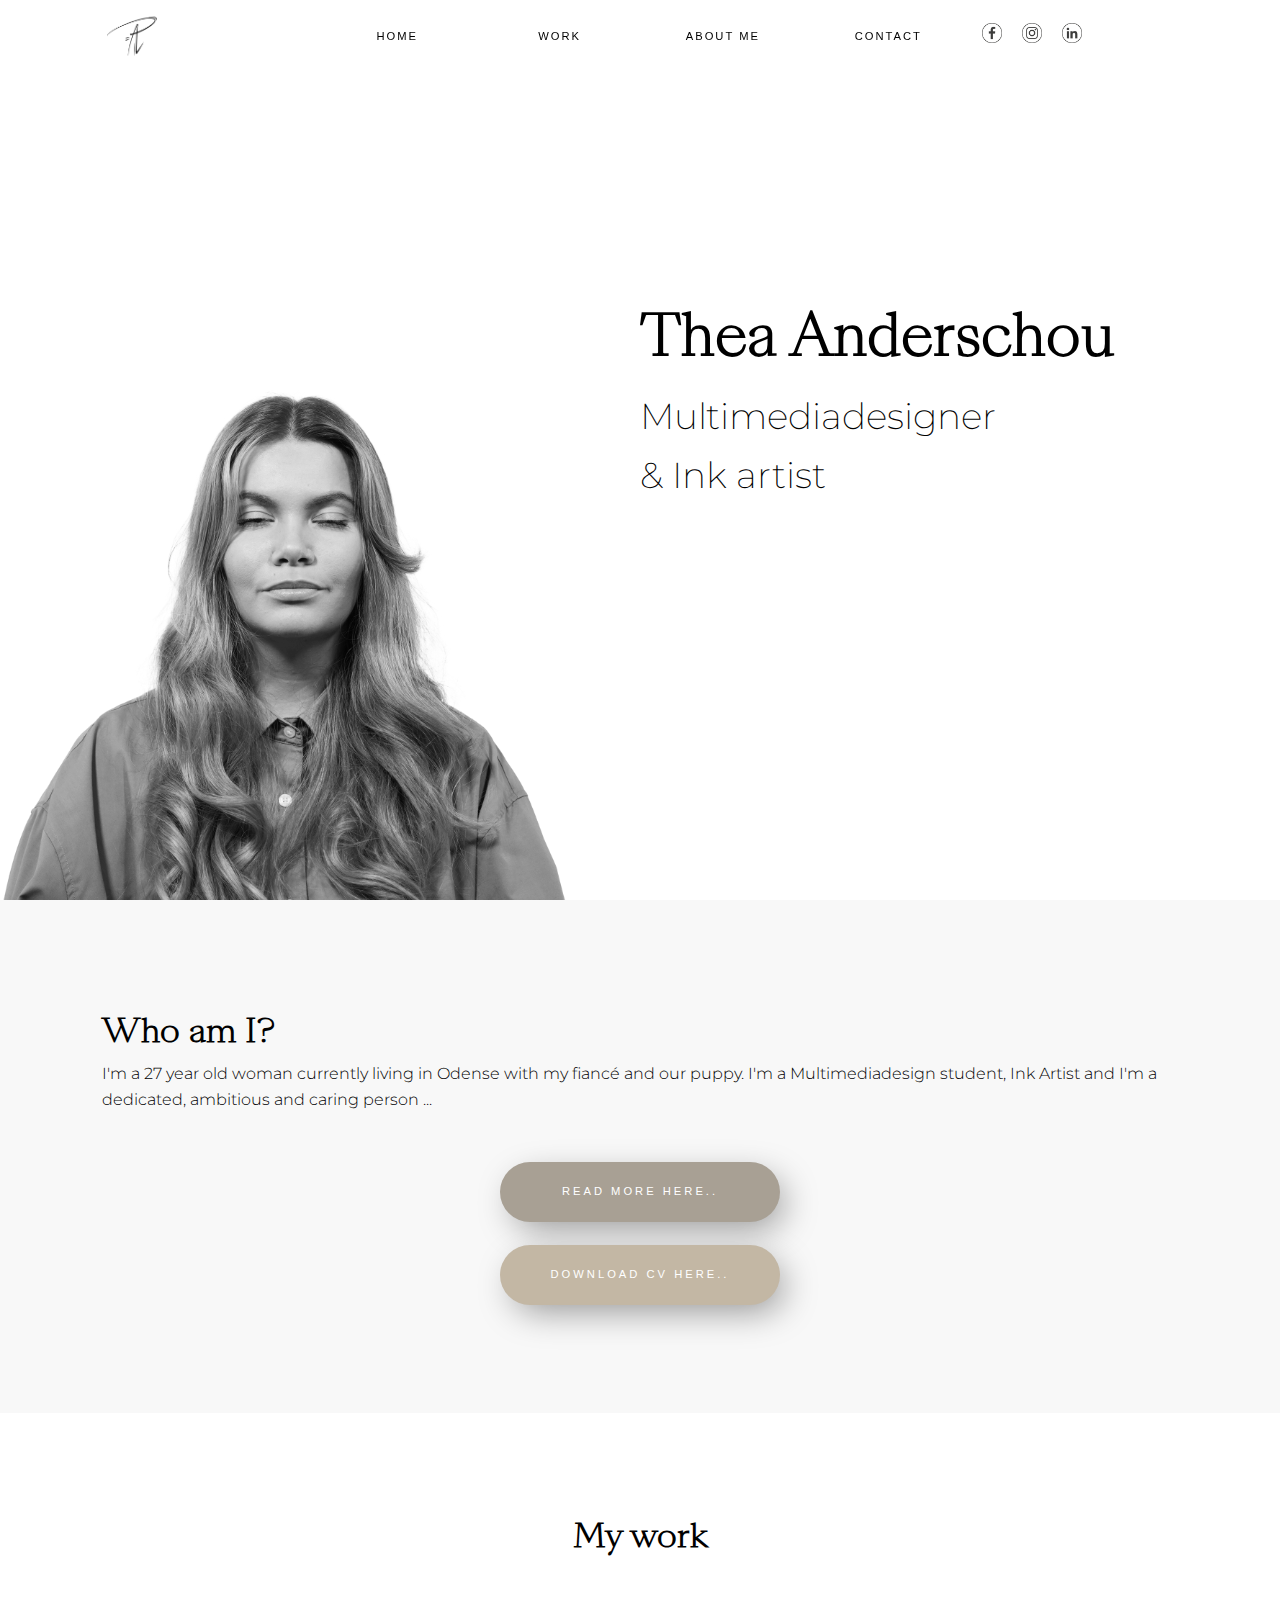
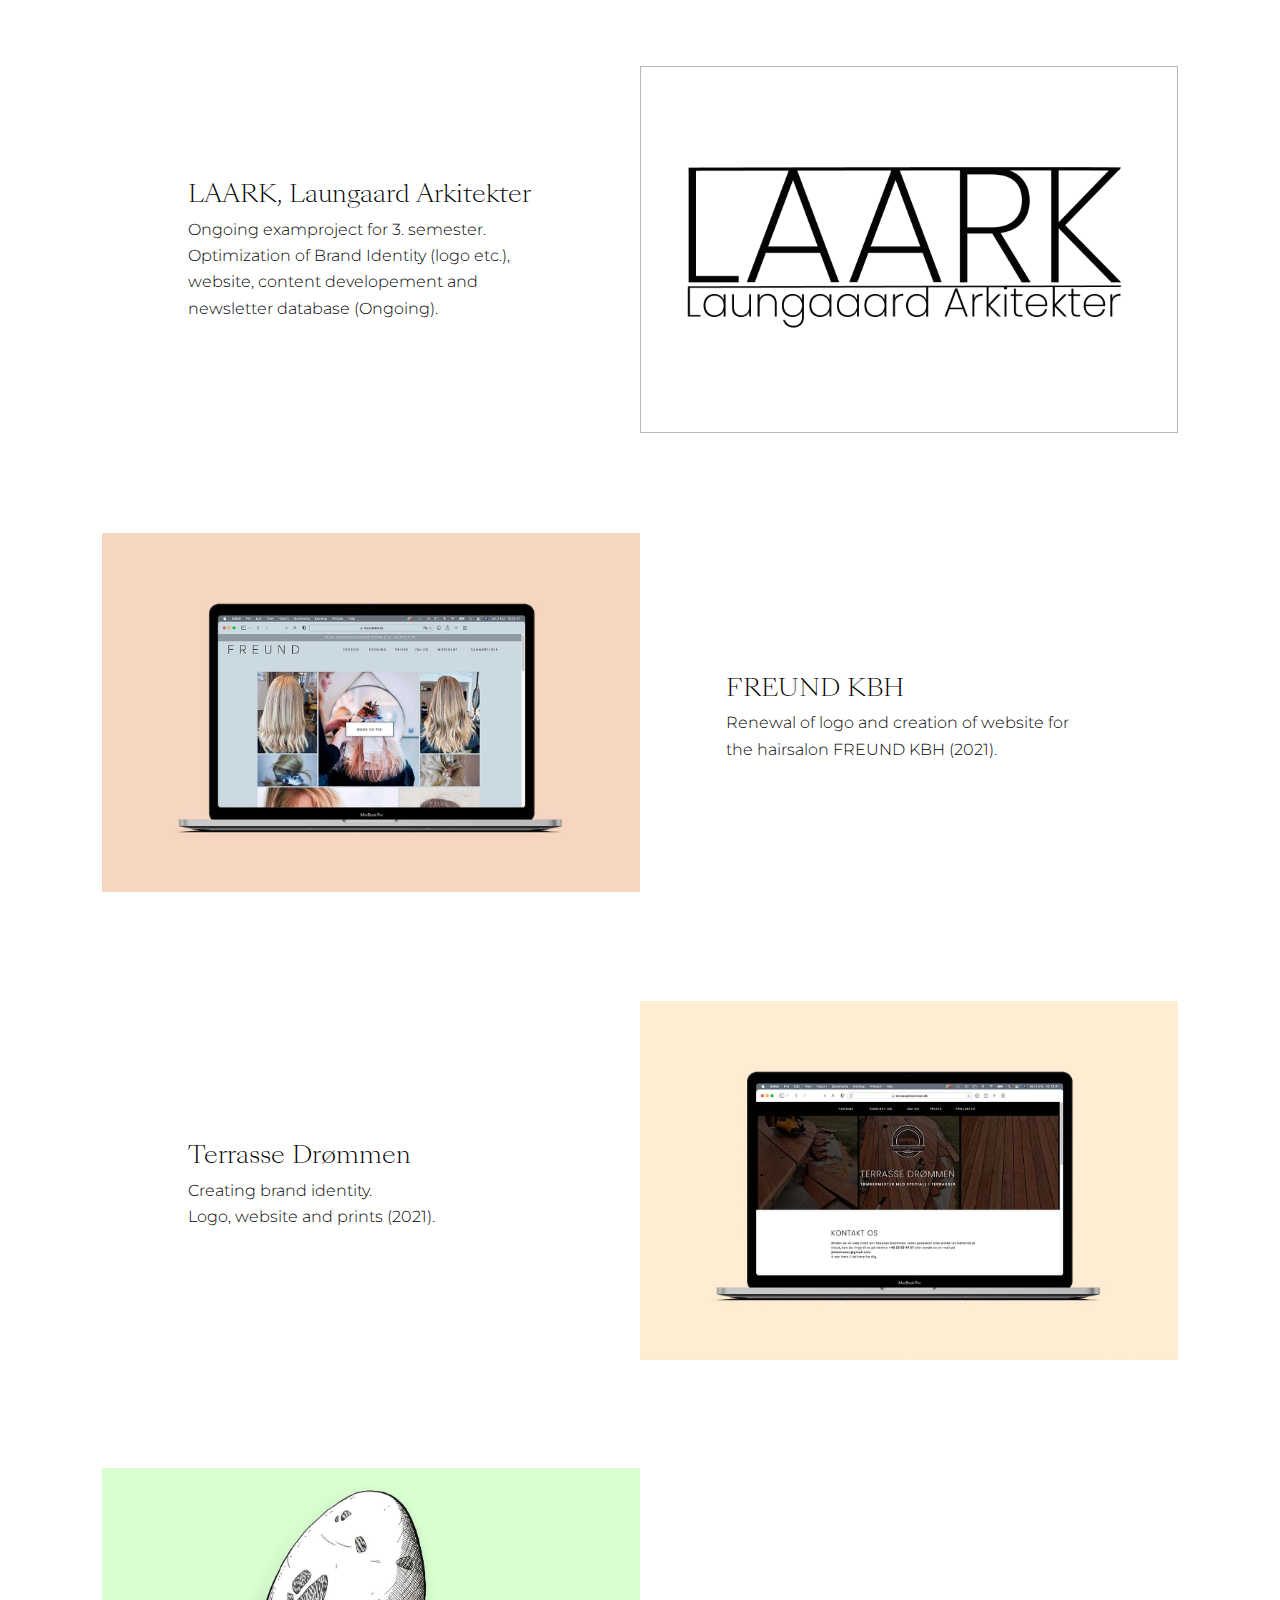
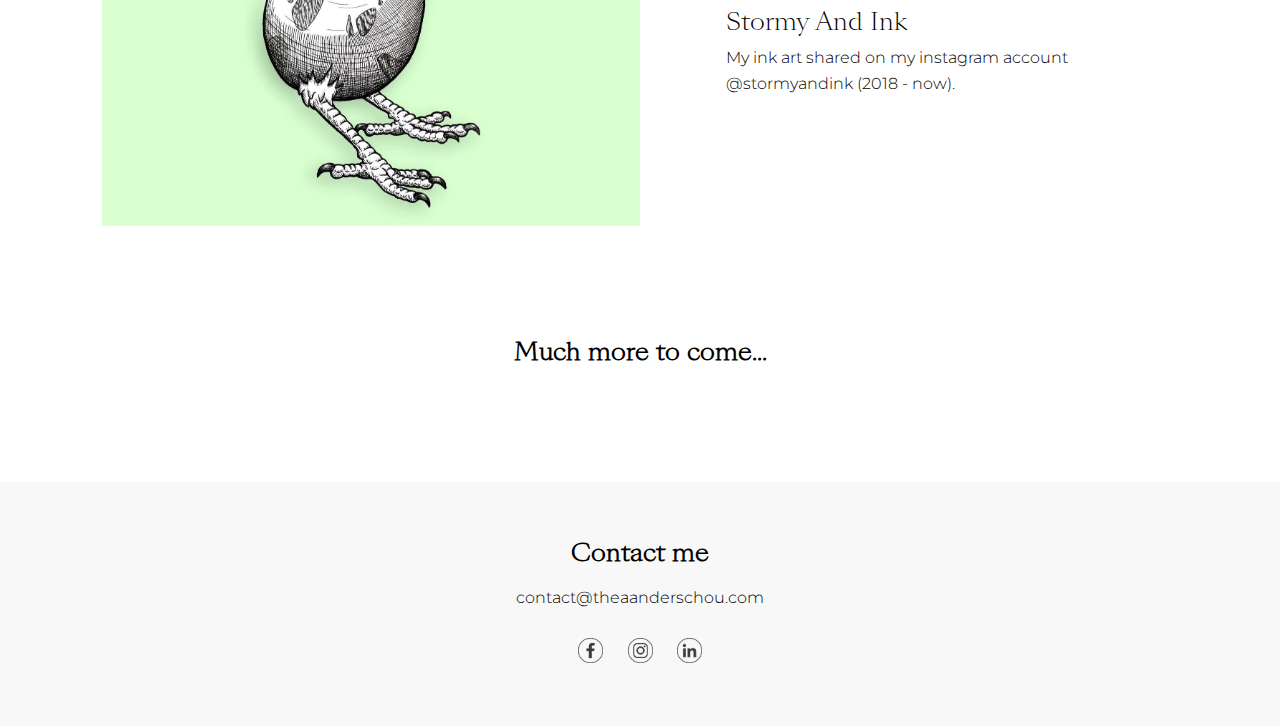
<file: index.html>
<!DOCTYPE html>
<html lang="en">

<head>
    
    <title>Thea Anderschou - Multimediadesigner & artist</title>

    <meta charset="utf-8">
    <meta http-equiv="X-UA-Compatible" content="IE=edge,chrome=1" />

    <link rel="stylesheet" href="css/style.css">

    <meta name="viewport" content="width=device-width, initial-scale=1.0, maximum-scale=1.0, user-scalable=0">
    
</head>

<body>

    <!-- NAV SECTION -->
    <nav>

        <ul class="nav-links">
            <li>
                <a href="index.html">Home</a>
            </li>
            <li>
                <a href="index.html#project-overview">Work</a>
            </li>
            <li>
                <a href="about.html">About Me</a>
            </li>
            <li>
                <a href="contact.html">Contact</a>
            </li>
            <li class="some-links">
                <a href="https://www.facebook.com/profile.php?id=100005033177839">
                    <img src="img/icons/fb.png" alt="Facebook">
                </a>
            </li>
            <li class="some-links">
                <a href="https://www.instagram.com/stormyandink/">
                    <img src="img/icons/ig.png" alt="Instagram">
                </a>
            </li>
            <li class="some-links">
                <a href="https://www.linkedin.com/in/thea-krogh-anderschou/">
                    <img src="img/icons/lin.png" alt="LinkedIn">
                </a>
            </li>
        </ul>

        <div class="burger">
            <div class="line1"></div>
            <div class="line2"></div>
        </div>
    </nav>

    <div class="nav-bg"></div>
    <!-- END OF NAV SECTION -->


    <!-- LOGO SECTION -->
    <div class="logo">
        <a href="index.html">
            <img src="./img/icons/storm.png" alt="logo">
        </a>
    </div>
    <!-- END OF LOGO SECTION -->




    <!-- HERO SECTION -->
    <section id="hero">

        <div class="hero-pic"></div>

        <div class="hero-textbox">
            <div class="hero-text">
                <h1>
                    Thea Anderschou
                </h1>
                <p>
                    Multimediadesigner <br>& Ink artist
                </p>
            </div>
        </div>

    </section>
    <!-- HERO SECTION -->






    <!-- QUCIK ABOUT SECTION -->
    <section id="quick-about">

        <div class="quick-about">
            <div class="quick-about-text">
                <h1>
                    Who am I?
                </h1>
                <p>
                    I'm a 27 year old woman currently living in Odense with my fiancé and our puppy. 
                    I'm a Multimediadesign student, Ink Artist and I'm a dedicated, ambitious and caring person ...
                    <br><br>
                </p>

            </div>

            <br><br>

            <div class="quick-about-btns">

                <div class="quick-about-btn">
                        <a href="about.html">Read more here..</a>
                </div>

                <div class="download-btn">
                    <a href="/cv.pdf" download="CV.pdf">Download CV here..</a>
                </div>
            </div>

        </div>
    </section>
    <!-- QUCIK ABOUT SECTION -->





    <!-- PROJECT OVERVIEW SECTION -->
    <section id="project-overview">

        <div class="project-overview0">

            <h1>My work</h1>
            
<!--            <div class="freund-overview">
                <div class="freund-ov-pic">
                    <a href="freund.html">
                        <img class="proj-pics" src="/img/mockups/freund-mock.jpg" alt="">            
                    </a>
                </div>

                <div class="freund-ov-text">
                    <a href="freund.html">
                        <h2 class="proj-h2">FREUND KBH</h2>
                        <p class="proj-p">Renewal of logo and creation of website for the hairsalon FREUND KBH (2021). </p>    
                    </a>
                </div>
            </div>-->

            <div class="laark-overview">
                <div class="laark-ov-text">
                    <a href="laark.html">
                        <h2 class="proj-h2">LAARK, Laungaard Arkitekter</h2>
                        <p class="proj-p">
                            Ongoing examproject for 3. semester. 
                            Optimization of Brand Identity (logo etc.), website, content developement and newsletter database (Ongoing).</p>    
                    </a>
                </div>

                <div class="laark-ov-pic">
                    <a href="laark.html">
                        <img class="proj-pics" src="/img/mockups/laarklogo.png" alt="">            
                    </a>
                </div>
            </div>
        </div>

        <div class="project-overview1">
            
            <div class="freund-overview">
                <div class="freund-ov-pic">
                    <a href="freund.html">
                        <img class="proj-pics" src="/img/mockups/freund-mock.jpg" alt="">            
                    </a>
                </div>

                <div class="freund-ov-text">
                    <a href="freund.html">
                        <h2 class="proj-h2">FREUND KBH</h2>
                        <p class="proj-p">Renewal of logo and creation of website for the hairsalon FREUND KBH (2021). </p>    
                    </a>
                </div>
            </div>

            <div class="td-overview">
                <div class="td-ov-text">
                    <a href="td.html">
                        <h2 class="proj-h2">Terrasse Drømmen</h2>
                        <p class="proj-p">Creating brand identity.<br>Logo, website and prints (2021). </p>    
                    </a>
                </div>

                <div class="td-ov-pic">
                    <a href="td.html">
                        <img class="proj-pics" src="/img/mockups/td-mock.jpg" alt="">            
                    </a>
                </div>
            </div>
        </div>

        </div>

        
        <div class="project-overview2">


            <div class="stormy-overview">

                <div class="stormy-ov-pic">
                    <a href="stormy.html">
                        <img class="proj-pics" src="/img/mockups/eggnog.jpg" alt="">            
                    </a>
                </div>

                <div class="stormy-ov-text">
                    <a href="stormy.html">
                        <h2 class="proj-h2">Stormy And Ink</h2>
                        <p class="proj-p">My ink art shared on my instagram account @stormyandink (2018 - now). </p>    
                    </a>
                </div>
            </div>

        </div>

        <div class="more">
            <h2>Much more to come...</h2>
        </div>

    </section>
    <!-- PROJECT OVERVIEW SECTION -->




    <!-- FOOTER SECTION -->
    <footer class="footer-grey">

        <div class="footer-text">

            <h2>
                Contact me
            </h1>

            <p>
                <a href="contact.html">
                    contact@theaanderschou.com
                </a>
            </p>
        </div>



        <div class="footer-some">

                    <a class="footer-some-links" href="https://www.facebook.com/profile.php?id=100005033177839">
                        <img src="img/icons/fb.png" alt="Facebook">
                    </a>

                    <a class="footer-some-links" href="https://www.instagram.com/stormyandink/">
                        <img src="img/icons/ig.png" alt="Instagram">
                    </a>

                    <a class="footer-some-links" href="https://www.linkedin.com/in/thea-krogh-anderschou/">
                        <img src="img/icons/lin.png" alt="LinkedIn">
                    </a>

        </div>

    </footer>
    <!-- FOOTER SECTION -->



    <script src="js/script.js"></script>
</body>
</html>
</file>
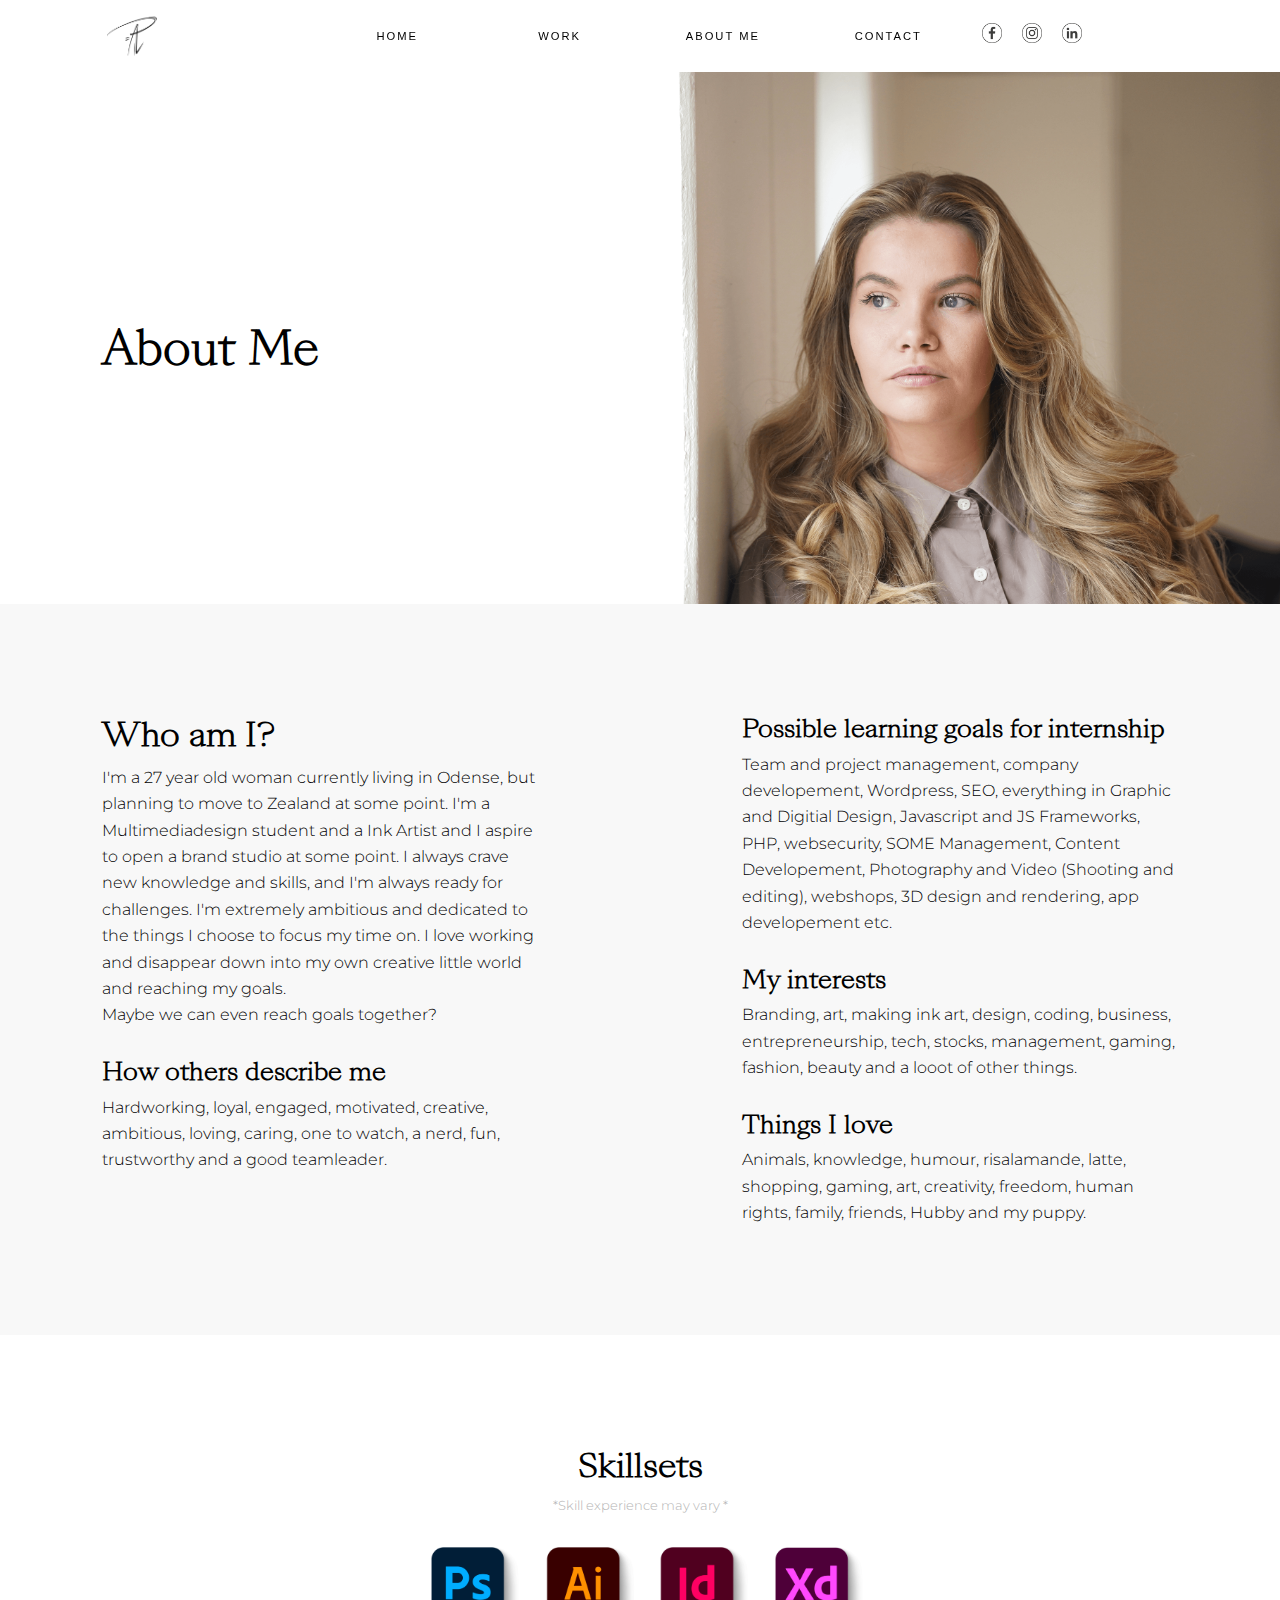
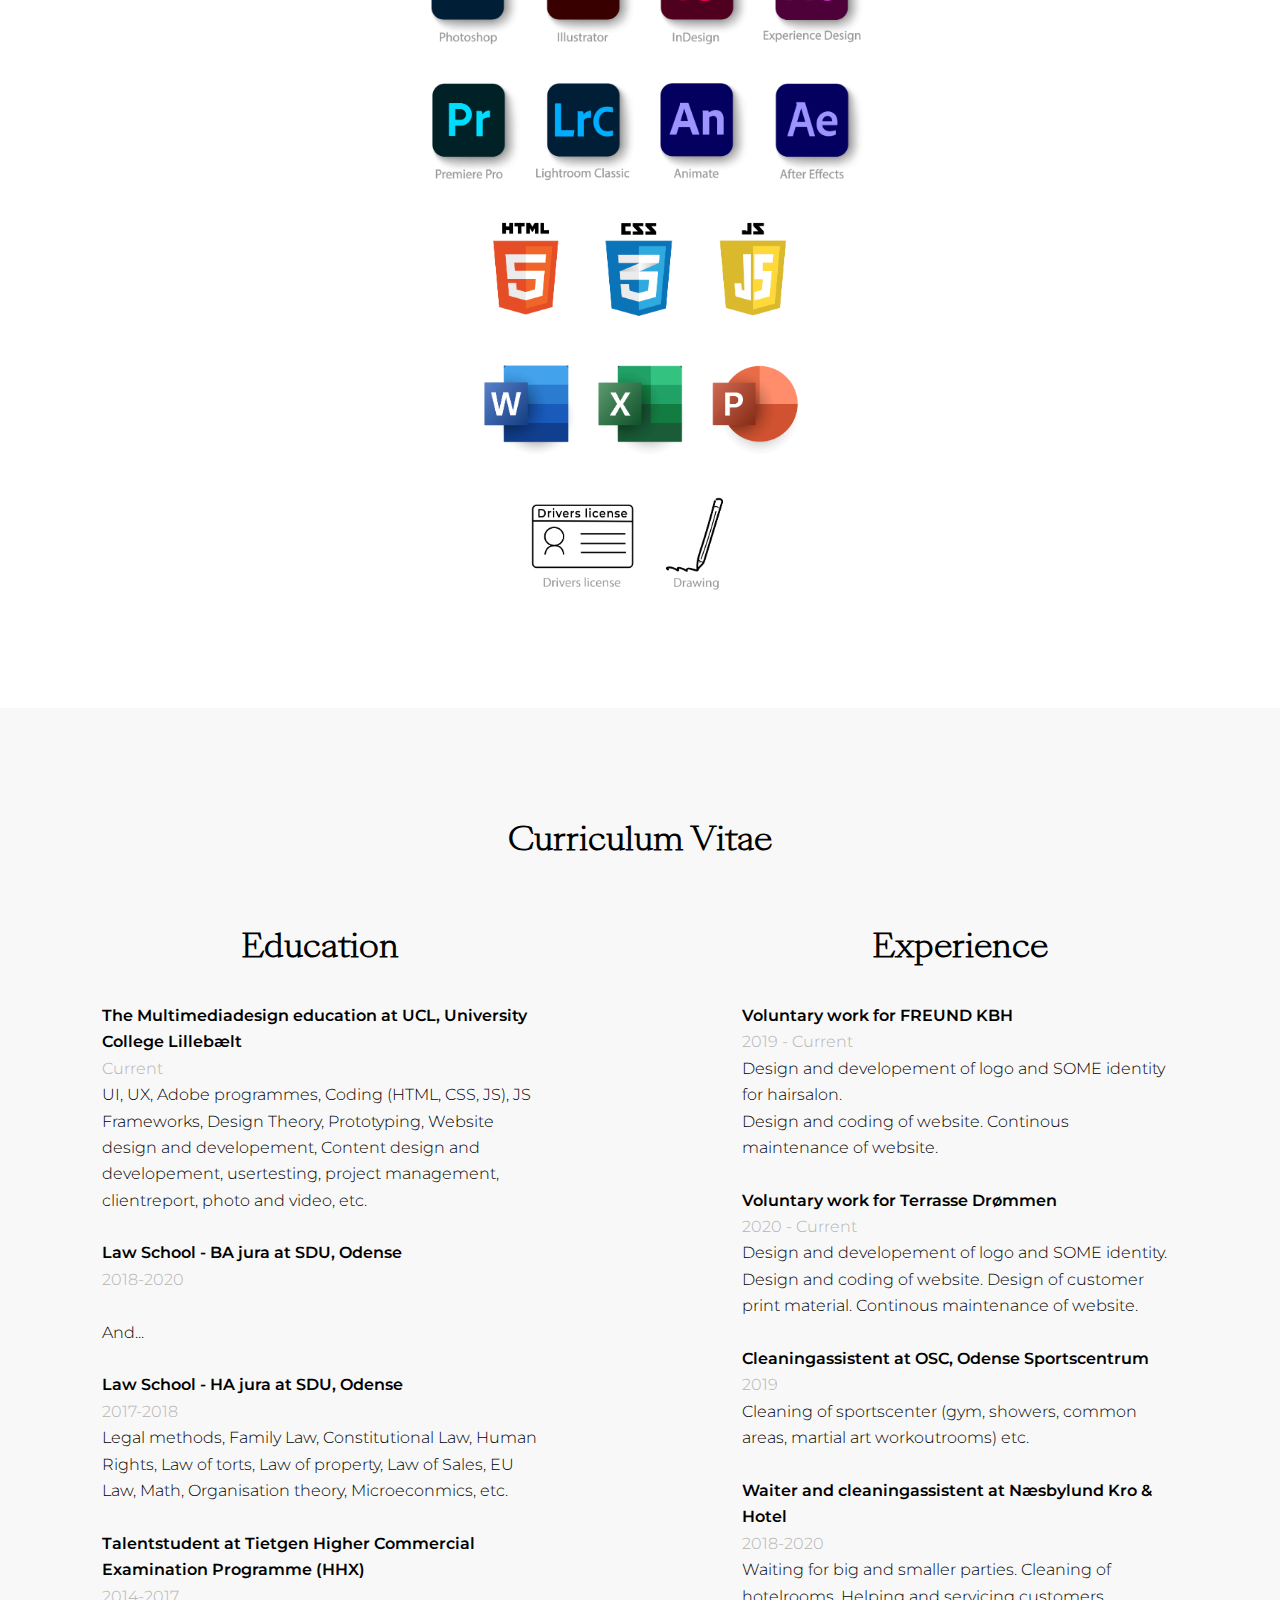
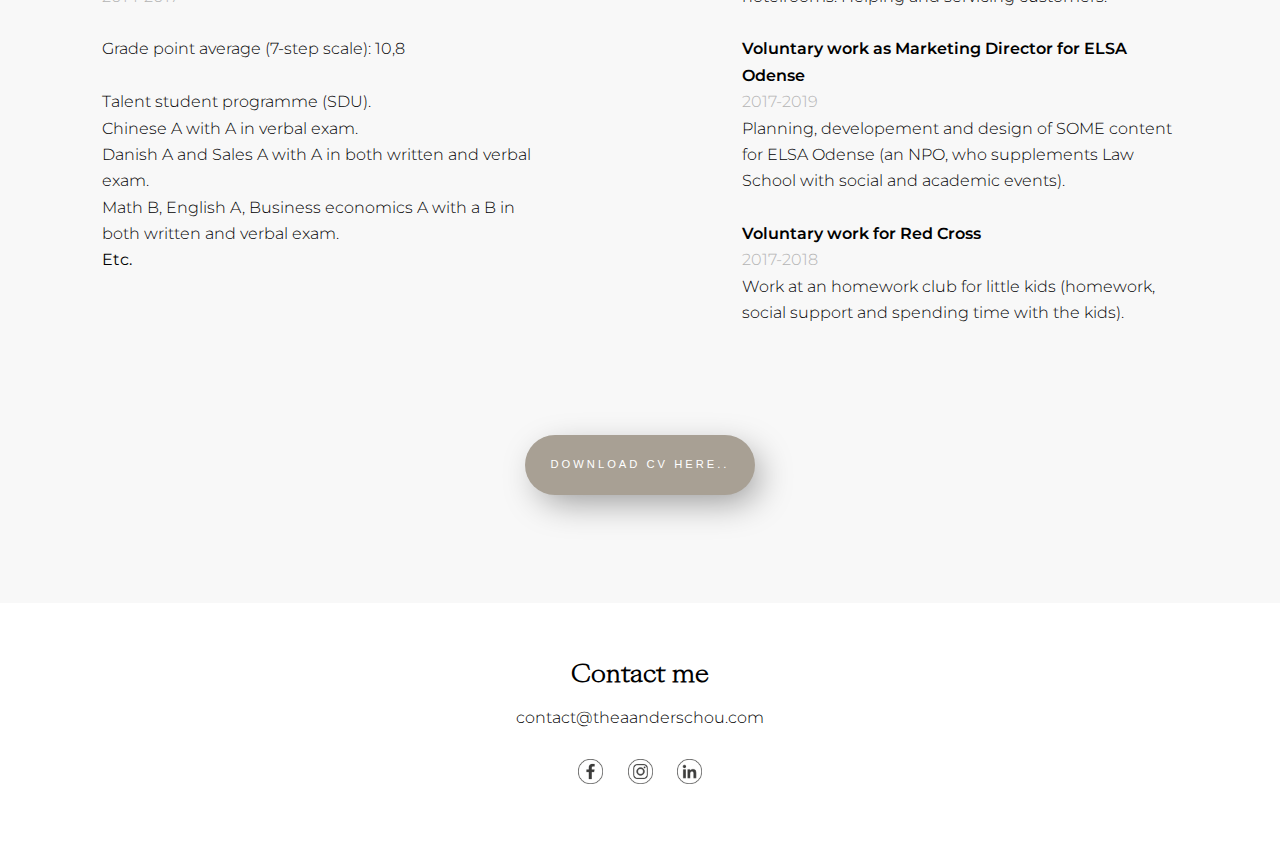
<file: about.html>
<!DOCTYPE html>
<html lang="en">

<head>
    
    <title>Thea Anderschou - Multimediadesigner & artist</title>

    <meta charset="utf-8">
    <meta http-equiv="X-UA-Compatible" content="IE=edge,chrome=1" />

    <link rel="stylesheet" href="css/style.css">

    <meta name="viewport" content="width=device-width, initial-scale=1.0, maximum-scale=1.0, user-scalable=0">
    
</head>

<body>

    <!-- NAV SECTION -->
    <nav>

        <ul class="nav-links">
            <li>
                <a href="index.html">Home</a>
            </li>
            <li>
                <a href="index.html#project-overview">Work</a>
            </li>
            <li>
                <a href="about.html">About Me</a>
            </li>
            <li>
                <a href="contact.html">Contact</a>
            </li>
            <li class="some-links">
                <a href="https://www.facebook.com/profile.php?id=100005033177839">
                    <img src="img/icons/fb.png" alt="Facebook">
                </a>
            </li>
            <li class="some-links">
                <a href="https://www.instagram.com/stormyandink/">
                    <img src="img/icons/ig.png" alt="Instagram">
                </a>
            </li>
            <li class="some-links">
                <a href="https://www.linkedin.com/in/thea-krogh-anderschou/">
                    <img src="img/icons/lin.png" alt="LinkedIn">
                </a>
            </li>
        </ul>

        <div class="burger">
            <div class="line1"></div>
            <div class="line2"></div>
        </div>
    </nav>

    <div class="nav-bg"></div>
    <!-- END OF NAV SECTION -->

    

    <!-- LOGO SECTION -->
    <div class="logo">
        <a href="index.html">
            <img src="./img/icons/storm.png" alt="logo">
        </a>
    </div>
    <!-- END OF LOGO SECTION -->




    <!-- HERO SECTION -->
    <section id="sub-hero">

        <div class="sub-hero-textbox">
            <div class="sub-hero-text">
                <h1>
                    About Me
                </h1>

            </div>
        </div>

        <div class="about-hero-pic"></div>

    </section>
    <!-- HERO SECTION -->






    <!-- ABOUT SECTION -->
    <section id="about">

        <div class="about">
            <div class="about-text">
                <h1>
                    Who am I?
                </h1>
                <p>
                    I'm a 27 year old woman currently living in Odense, but planning to move to Zealand at some point. 
                    I'm a Multimediadesign student and a Ink Artist and I aspire to open a brand studio at some point.
                    I always crave new knowledge and skills, and I'm always ready for challenges. 
                    I'm extremely ambitious and dedicated to the things I choose to focus my time on.
                    I love working and disappear down into my own creative little world and reaching my goals. 
                    <br>
                    Maybe we can even reach goals together?
                </p>
                
                <br>

                <h2>
                    How others describe me
                </h2>
                <p>
                    Hardworking, loyal, engaged, motivated, creative, ambitious, loving, caring, one to watch, a nerd, fun, trustworthy and a good teamleader.
                </p>
                <br>
            </div>

            <div class="about-facts">

            
                <h2>
                    Possible learning goals for internship
                </h2>
                <p>
                    Team and project management, company developement, Wordpress, SEO, everything in Graphic and Digitial Design, Javascript and JS Frameworks, PHP, websecurity, SOME Management, Content Developement, Photography and Video (Shooting and editing), webshops, 3D design and rendering, app developement etc.
                    
                </p>
                <br>

                <h2>
                    My interests
                </h2>
                <p>
                    Branding, art, making ink art, design, coding, business, entrepreneurship, tech, stocks, management, gaming, fashion, beauty and a looot of other things.
                </p>
                <br>

                <h2>
                    Things I love
                </h2>
                <p>
                    Animals, knowledge, humour, risalamande, latte, shopping, gaming, art, creativity, freedom, human rights, family, friends, Hubby and my puppy.
                </p>
            </div>
        </div>
    </section>
    <!-- ABOUT SECTION -->




    
    <!-- SKILLS SECTION -->
    <section id="skills">
        <div class="skills">

                <h1>Skillsets</h1>
                <p>*Skill experience may vary *</p>

            <div class="skill-icons">
                <img src="img/icons/photoshop.png" alt="Adobe Photoshop">
                <img src="img/icons/illustrator.png" alt="Adobe Illustrator">
                <img src="img/icons/indesign.png" alt="Adobe InDesign">
                <img src="img/icons/xd.png" alt="Adobe XD">
                <br>
                <img src="img/icons/premierepro.png" alt="Adobe Premiere Pro">
                <img src="img/icons/lightroom-c.png" alt="Adobe Lightroom Classic">
                <img src="img/icons/animate.png" alt="Adobe Animate">
                <img src="img/icons/after-effects.png" alt="Adobe After Effects">

                <br>

                <img src="img/icons/html.png" alt="HTML">
                <img src="img/icons/css.png" alt="CSS">
                <img src="img/icons/js.png" alt="JS">

                <br>

                <img src="img/icons/word.png" alt="Word">
                <img src="img/icons/excel.png" alt="Excel">
                <img src="img/icons/powerpoint.png" alt="Powerpoint">

                <br>

                <img src="img/icons/driving.png" alt="Drivers license">
                <img src="img/icons/drawing.png" alt="Drawing">

            </div>

        </div>
    </section>
    <!-- SKILLS SECTION -->





    <!-- CV SECTION -->
    <section id="cv">

        <div class="cv">

            <div class="cv-header">
                <h1>Curriculum Vitae</h1>
            </div>
            
            <div class="education">

                <h1>Education</h1>


                <h3>The Multimediadesign education at UCL, University College Lillebælt</h3>

                <p class="cv-period">
                Current
                </p>
                
                <p class="cv-skills">
                UI, UX, Adobe programmes, Coding (HTML, CSS, JS), JS Frameworks, Design Theory, Prototyping, Website design and developement, Content design and developement,
                usertesting, project management, clientreport, photo and video, etc.
                </p>

                <br>

                <h3>Law School - BA jura at SDU, Odense</h3>

                <p class="cv-period">
                2018-2020
                </p>
                
                <br>

                <p class="cv-skills">
                And...
                </p>

                <br>

                <h3>Law School - HA jura at SDU, Odense</h3>

                <p class="cv-period">
                2017-2018
                </p>
                
                <p class="cv-skills">
                Legal methods, Family Law, Constitutional Law, Human Rights, Law of torts,
                Law of property, Law of Sales, EU Law, Math, Organisation theory, Microeconmics, etc.
                </p>

                <br>

                <h3>Talentstudent at Tietgen Higher Commercial Examination Programme (HHX)</h3>

                <p class="cv-period">
                2014-2017
                </p>

                <br>
                
                <p class="cv-skills">
                Grade point average (7-step scale): 10,8
                <br><br>
                Talent student programme (SDU). 
                <br>
                Chinese A with A in verbal exam. 
                <br>
                Danish A and Sales A with A in both written and verbal exam.
                <br>
                Math B, English A, Business economics A with a B in both written and verbal exam.
                <br>
                <b>Etc.</b>
                </p>

            </div>
            
            <div class="experience">
                <h1>Experience</h1>

                <h3>Voluntary work for FREUND KBH
                </h3>

                <p class="cv-period">
                    2019 - Current
                </p>
                
                <p class="cv-skills">
                    Design and developement of logo and SOME identity for hairsalon.
                    <br>
                    Design and coding of website. Continous maintenance of website.
                </p>

                <br>

                <h3>Voluntary work for Terrasse Drømmen</h3>

                <p class="cv-period">
                2020 - Current
                </p>
                
                <p class="cv-skills">
                    Design and developement of logo and SOME identity.
                    Design and coding of website. Design of customer print material. Continous maintenance of website.
                </p>

                <br>
    
                <h3>Cleaningassistent at OSC, Odense Sportscentrum</h3>
            
                <p class="cv-period">
                2019
                </p>
                
                <p class="cv-skills">
                    Cleaning of sportscenter (gym, showers, common areas, martial art workoutrooms) etc.
                </p>

                <br>

                <h3>Waiter and cleaningassistent at Næsbylund Kro & Hotel</h3>
            
                <p class="cv-period">
                2018-2020
                </p>
                
                <p class="cv-skills">
                Waiting for big and smaller parties. Cleaning of hotelrooms.
                Helping and servicing customers.
                </p>

                <br>

                <h3>Voluntary work as Marketing Director for ELSA Odense</h3>
            
                <p class="cv-period">
                2017-2019
                </p>
                
                <p class="cv-skills">
                Planning, developement and design of SOME content for ELSA Odense (an NPO, who supplements Law School with social and
                academic events).
                </p>

                <br>

                <h3>Voluntary work for Red Cross</h3>
            
                <p class="cv-period">
                2017-2018
                </p>
                
                <p class="cv-skills">
                    Work at an homework club for little kids (homework, social support and spending time with the kids).
                </p>
            </div>

        </div>

    </section>

    <div class="btn-area">
        <div class="about-btn">
            <a href="/cv.pdf" download="CV.pdf">Download CV here..</a>
        </div>
    </div>
    <!-- CV SECTION -->





    <!-- FOOTER SECTION -->
    <footer class="footer-white">

        <div class="footer-text">

            <h2>
                Contact me
            </h1>

            <p>
                <a href="contact.html">
                    contact@theaanderschou.com
                </a>
            </p>
        </div>



        <div class="footer-some">

                    <a class="footer-some-links" href="https://www.facebook.com/profile.php?id=100005033177839">
                        <img src="img/icons/fb.png" alt="Facebook">
                    </a>

                    <a class="footer-some-links" href="https://www.instagram.com/stormyandink/">
                        <img src="img/icons/ig.png" alt="Instagram">
                    </a>

                    <a class="footer-some-links" href="https://www.linkedin.com/in/thea-krogh-anderschou/">
                        <img src="img/icons/lin.png" alt="LinkedIn">
                    </a>

        </div>

    </footer>
    <!-- FOOTER SECTION -->




    <script src="js/script.js"></script>
</body>
</html>
</file>
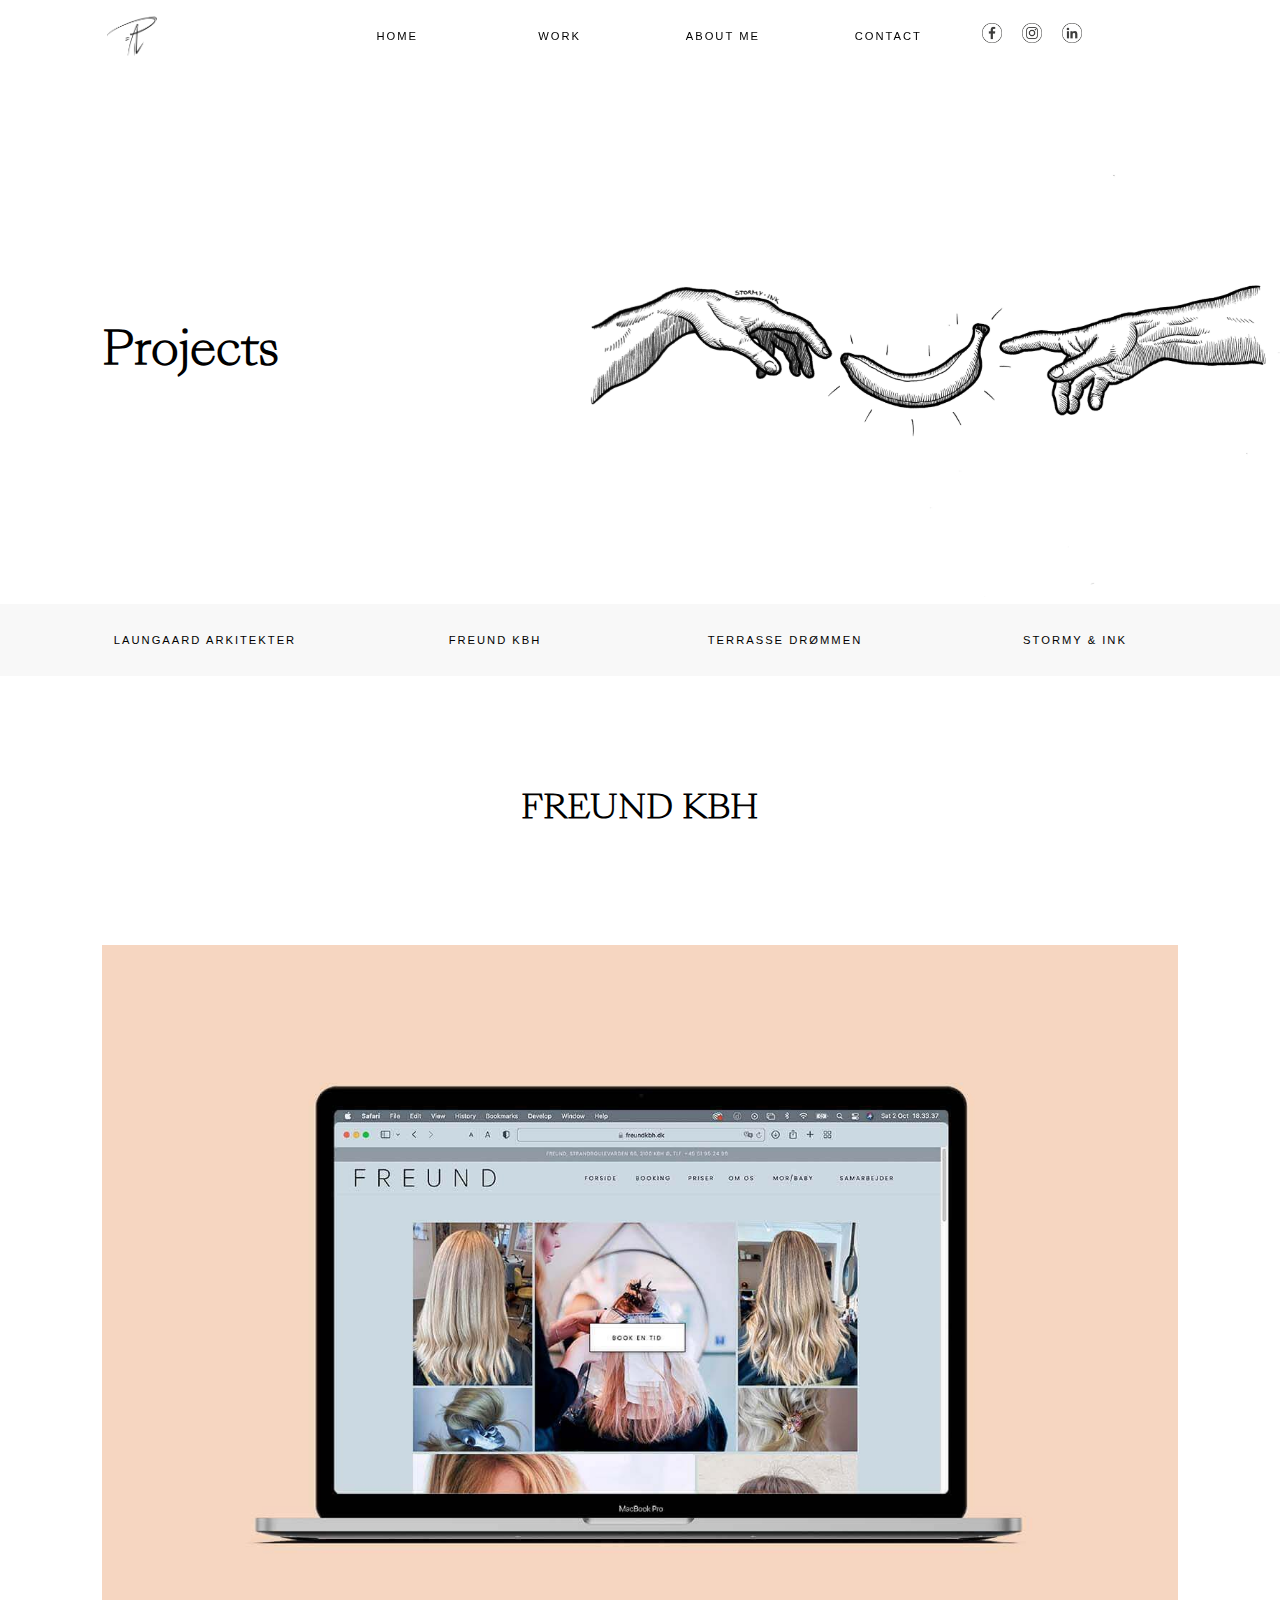
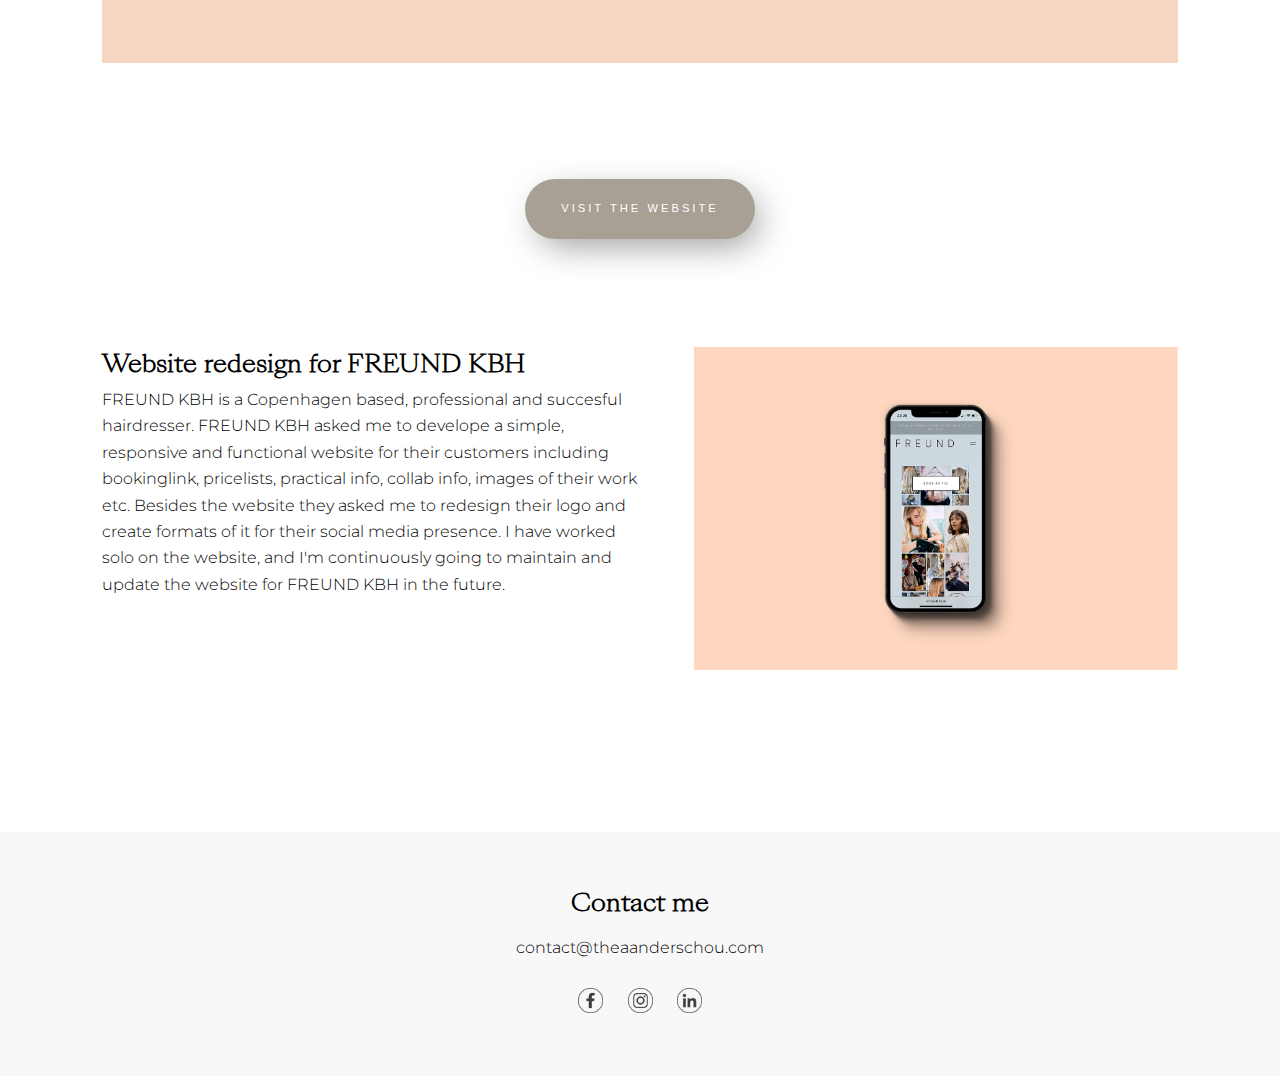
<file: freund.html>
<!DOCTYPE html>
<html lang="en">

<head>
    
    <title>Thea Anderschou - Multimediadesigner & artist</title>

    <meta charset="utf-8">
    <meta http-equiv="X-UA-Compatible" content="IE=edge,chrome=1" />

    <link rel="stylesheet" href="css/style.css">
    <link rel="stylesheet" href="https://use.fontawesome.com/releases/v5.1.0/css/all.css" integrity="sha384-lKuwvrZot6UHsBSfcMvOkWwlCMgc0TaWr+30HWe3a4ltaBwTZhyTEggF5tJv8tbt" crossorigin="anonymous">

    <meta name="viewport" content="width=device-width, initial-scale=1.0, maximum-scale=1.0, user-scalable=0">
    
</head>

<body>

    <!-- NAV SECTION -->
    <nav>

        <ul class="nav-links">
            <li>
                <a href="index.html">Home</a>
            </li>
            <li>
                <a href="index.html#project-overview">Work</a>
            </li>
            <li>
                <a href="about.html">About Me</a>
            </li>
            <li>
                <a href="contact.html">Contact</a>
            </li>
            <li class="some-links">
                <a href="https://www.facebook.com/profile.php?id=100005033177839">
                    <img src="img/icons/fb.png" alt="Facebook">
                </a>
            </li>
            <li class="some-links">
                <a href="https://www.instagram.com/stormyandink/">
                    <img src="img/icons/ig.png" alt="Instagram">
                </a>
            </li>
            <li class="some-links">
                <a href="https://www.linkedin.com/in/thea-krogh-anderschou/">
                    <img src="img/icons/lin.png" alt="LinkedIn">
                </a>
            </li>
        </ul>

        <div class="burger">
            <div class="line1"></div>
            <div class="line2"></div>
        </div>
    </nav>

    <div class="nav-bg"></div>
    <!-- END OF NAV SECTION -->


    

    <!-- LOGO SECTION -->
    <div class="logo">
        <a href="index.html">
            <img src="./img/icons/storm.png" alt="logo">
        </a>
    </div>
    <!-- END OF LOGO SECTION -->




    <!-- HERO SECTION -->
    <section id="sub-hero">

        <div class="sub-hero-textbox">
            <div class="sub-hero-text">
                <h1>
                    Projects
                </h1>

            </div>
        </div>

        <div class="work-hero-pic"></div>

    </section>
    <!-- HERO SECTION -->


<!-- PROJECT NAV SECTION -->
<div class="proj-nav1">
        <ul class="proj-navlinks">
            <li>
                <a href="laark.html">Laungaard Arkitekter</a>
            </li>
            <li>
                <a href="freund.html">FREUND KBH</a>
            </li>
            <li>
                <a href="td.html">Terrasse Drømmen</a>
            </li>
            <li>
                <a href="stormy.html">Stormy & Ink</a>
            </li>
        </ul>
</div>

<div class="proj-nav2">
    <ul class="proj-navlinks">
        <li>
            <a href="laark.html">Laungaard Arkitekter</a>
        </li>
        <li>
            <a href="freund.html">FREUND KBH</a>
        </li>
    </ul>
</div>

<div class="proj-nav2">
    <ul class="proj-navlinks">
            <li>
                <a href="td.html">Terrasse Drømmen</a>
            </li>
            <li>
                <a href="stormy.html">Stormy & Ink</a>
            </li>
    </ul>
</div>
<!-- PROJECT NAV SECTION -->






<!-- FREUND KBH -->
<section id="projects">

    <div class="project-header">
        <h1>FREUND KBH</h1>
    </div>

    <div class="project-hero">
        <img src="./img/mockups/freund-mock.jpg" alt="">
    </div>

    <div class="project-btn">
        <a href="https://freundkbh.dk">Visit the website</a>
    </div>

    <div class="projects">
        <div class="project-description">
            <h2>Website redesign for FREUND KBH</h2>
            <p>
                FREUND KBH is a Copenhagen based, professional and succesful hairdresser.
                FREUND KBH asked me to develope a simple, responsive and functional website for their 
                customers including bookinglink, pricelists, practical info, collab info, 
                images of their work etc. Besides the website they asked me to redesign 
                their logo and create formats of it for their social media presence.
                I have worked solo on the website, and I'm continuously going to maintain and 
                update the website for FREUND KBH in the future.
            </p>
        </div>

        <div class="project-pic">
            <img src="./img/mockups/freund-iphone.png" alt="">
        </div>
    </div>
</section>
<!-- FREUND KBH -->






    <!-- FOOTER SECTION -->
    <footer class="footer-grey">

        <div class="footer-text">

            <h2>
                Contact me
            </h1>

            <p>
                <a href="contact.html">
                    contact@theaanderschou.com
                </a>
            </p>
        </div>



        <div class="footer-some">

                    <a class="footer-some-links" href="https://www.facebook.com/profile.php?id=100005033177839">
                        <img src="img/icons/fb.png" alt="Facebook">
                    </a>

                    <a class="footer-some-links" href="https://www.instagram.com/stormyandink/">
                        <img src="img/icons/ig.png" alt="Instagram">
                    </a>

                    <a class="footer-some-links" href="https://www.linkedin.com/in/thea-krogh-anderschou/">
                        <img src="img/icons/lin.png" alt="LinkedIn">
                    </a>

        </div>

    </footer>
    <!-- FOOTER SECTION -->




    <script src="js/script.js"></script>
</body>
</html>
</file>
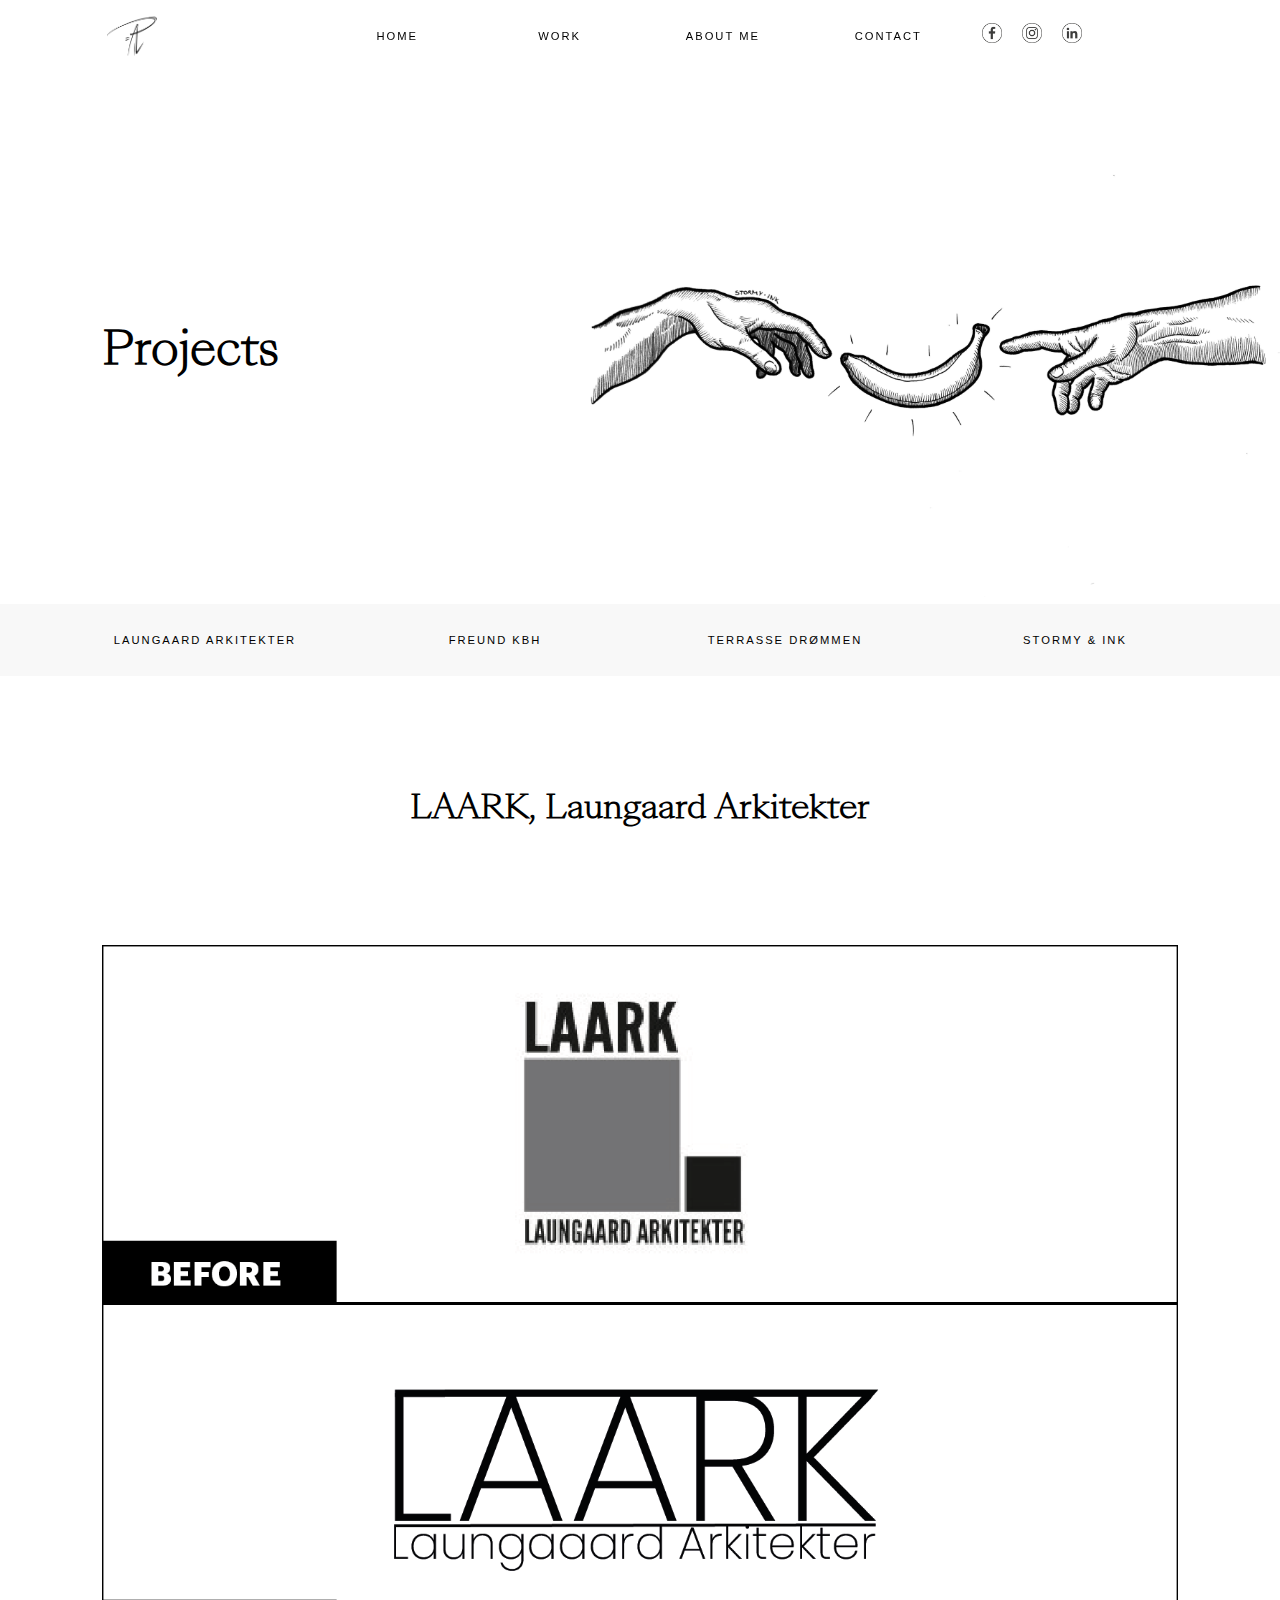
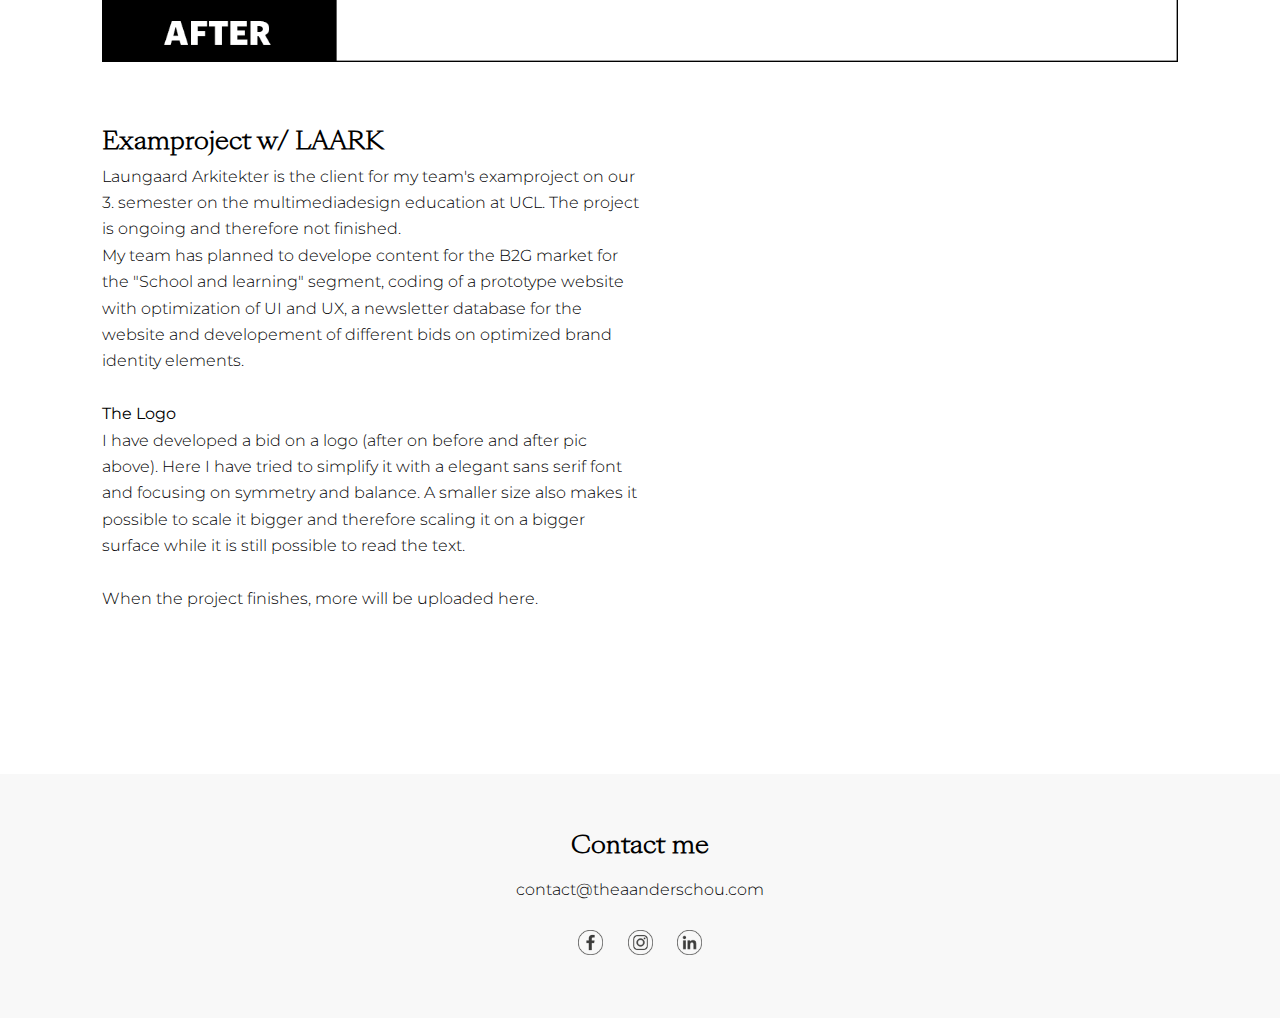
<file: laark.html>
<!DOCTYPE html>
<html lang="en">

<head>
    
    <title>Thea Anderschou - Multimediadesigner & artist</title>

    <meta charset="utf-8">
    <meta http-equiv="X-UA-Compatible" content="IE=edge,chrome=1" />

    <link rel="stylesheet" href="css/style.css">
    <link rel="stylesheet" href="https://use.fontawesome.com/releases/v5.1.0/css/all.css" integrity="sha384-lKuwvrZot6UHsBSfcMvOkWwlCMgc0TaWr+30HWe3a4ltaBwTZhyTEggF5tJv8tbt" crossorigin="anonymous">

    <meta name="viewport" content="width=device-width, initial-scale=1.0, maximum-scale=1.0, user-scalable=0">
    
</head>

<body>

    <!-- NAV SECTION -->
    <nav>

        <ul class="nav-links">
            <li>
                <a href="index.html">Home</a>
            </li>
            <li>
                <a href="index.html#project-overview">Work</a>
            </li>
            <li>
                <a href="about.html">About Me</a>
            </li>
            <li>
                <a href="contact.html">Contact</a>
            </li>
            <li class="some-links">
                <a href="https://www.facebook.com/profile.php?id=100005033177839">
                    <img src="img/icons/fb.png" alt="Facebook">
                </a>
            </li>
            <li class="some-links">
                <a href="https://www.instagram.com/stormyandink/">
                    <img src="img/icons/ig.png" alt="Instagram">
                </a>
            </li>
            <li class="some-links">
                <a href="https://www.linkedin.com/in/thea-krogh-anderschou/">
                    <img src="img/icons/lin.png" alt="LinkedIn">
                </a>
            </li>
        </ul>

        <div class="burger">
            <div class="line1"></div>
            <div class="line2"></div>
        </div>
    </nav>

    <div class="nav-bg"></div>
    <!-- END OF NAV SECTION -->



    

    <!-- LOGO SECTION -->
    <div class="logo">
        <a href="index.html">
            <img src="./img/icons/storm.png" alt="logo">
        </a>
    </div>
    <!-- END OF LOGO SECTION -->




    <!-- HERO SECTION -->
    <section id="sub-hero">

        <div class="sub-hero-textbox">
            <div class="sub-hero-text">
                <h1>
                    Projects
                </h1>

            </div>
        </div>

        <div class="work-hero-pic"></div>

    </section>
    <!-- HERO SECTION -->


<!-- PROJECT NAV SECTION -->
<div class="proj-nav1">
        <ul class="proj-navlinks">
            <li>
                <a href="laark.html">Laungaard Arkitekter</a>
            </li>
            <li>
                <a href="freund.html">FREUND KBH</a>
            </li>
            <li>
                <a href="td.html">Terrasse Drømmen</a>
            </li>
            <li>
                <a href="stormy.html">Stormy & Ink</a>
            </li>
        </ul>
</div>

<div class="proj-nav2">
    <ul class="proj-navlinks">
        <li>
            <a href="laark.html">Laungaard Arkitekter</a>
        </li>
        <li>
            <a href="freund.html">FREUND KBH</a>
        </li>
    </ul>
</div>

<div class="proj-nav2">
    <ul class="proj-navlinks">
            <li>
                <a href="td.html">Terrasse Drømmen</a>
            </li>
            <li>
                <a href="stormy.html">Stormy & Ink</a>
            </li>
    </ul>
</div>
<!-- PROJECT NAV SECTION -->






<!-- FREUND KBH -->
<section id="projects">

    <div class="project-header">
        <h1>LAARK, Laungaard Arkitekter</h1>
    </div>

    <div class="project-hero">
        <img src="./img/mockups/laarklogo-beforeafter.png" alt="laark">
    </div>

<!--    <div class="project-btn">
        <a href="https://freundkbh.dk">Visit the website</a>
    </div>-->

    <div class="projects">
        <div class="project-description">
            <h2>Examproject w/ LAARK</h2>
            <p>
                Laungaard Arkitekter is the client for my team's examproject on our 
                3. semester on the multimediadesign education at UCL. The project is 
                ongoing and therefore not finished.
                <br>
                My team has planned to develope content for the B2G market for the 
                "School and learning" segment, coding of a prototype website with 
                optimization of UI and UX, a newsletter database for the website and
                developement of different bids on optimized brand identity elements.
                <br><br>
                <b>The Logo</b>
                <br>
                I have developed a bid on a logo (after on before and after pic above). 
                Here I have tried to simplify it with a elegant sans serif font and focusing
                on symmetry and balance. A smaller size also makes it possible to scale 
                it bigger and therefore scaling it on a bigger surface while it is still 
                possible to read the text.
                <br><br>
                When the project finishes, more will be uploaded here.
            </p>
        </div>

<!--        <div class="project-pic">
            <img src="./img/mockups/freund-iphone.png" alt="">
        </div>
        -->
    </div>
</section>
<!-- FREUND KBH -->






    <!-- FOOTER SECTION -->
    <footer class="footer-grey">

        <div class="footer-text">

            <h2>
                Contact me
            </h1>

            <p>
                <a href="contact.html">
                    contact@theaanderschou.com
                </a>
            </p>
        </div>



        <div class="footer-some">

                    <a class="footer-some-links" href="https://www.facebook.com/profile.php?id=100005033177839">
                        <img src="img/icons/fb.png" alt="Facebook">
                    </a>

                    <a class="footer-some-links" href="https://www.instagram.com/stormyandink/">
                        <img src="img/icons/ig.png" alt="Instagram">
                    </a>

                    <a class="footer-some-links" href="https://www.linkedin.com/in/thea-krogh-anderschou/">
                        <img src="img/icons/lin.png" alt="LinkedIn">
                    </a>

        </div>

    </footer>
    <!-- FOOTER SECTION -->




    <script src="js/script.js"></script>
</body>
</html>
</file>
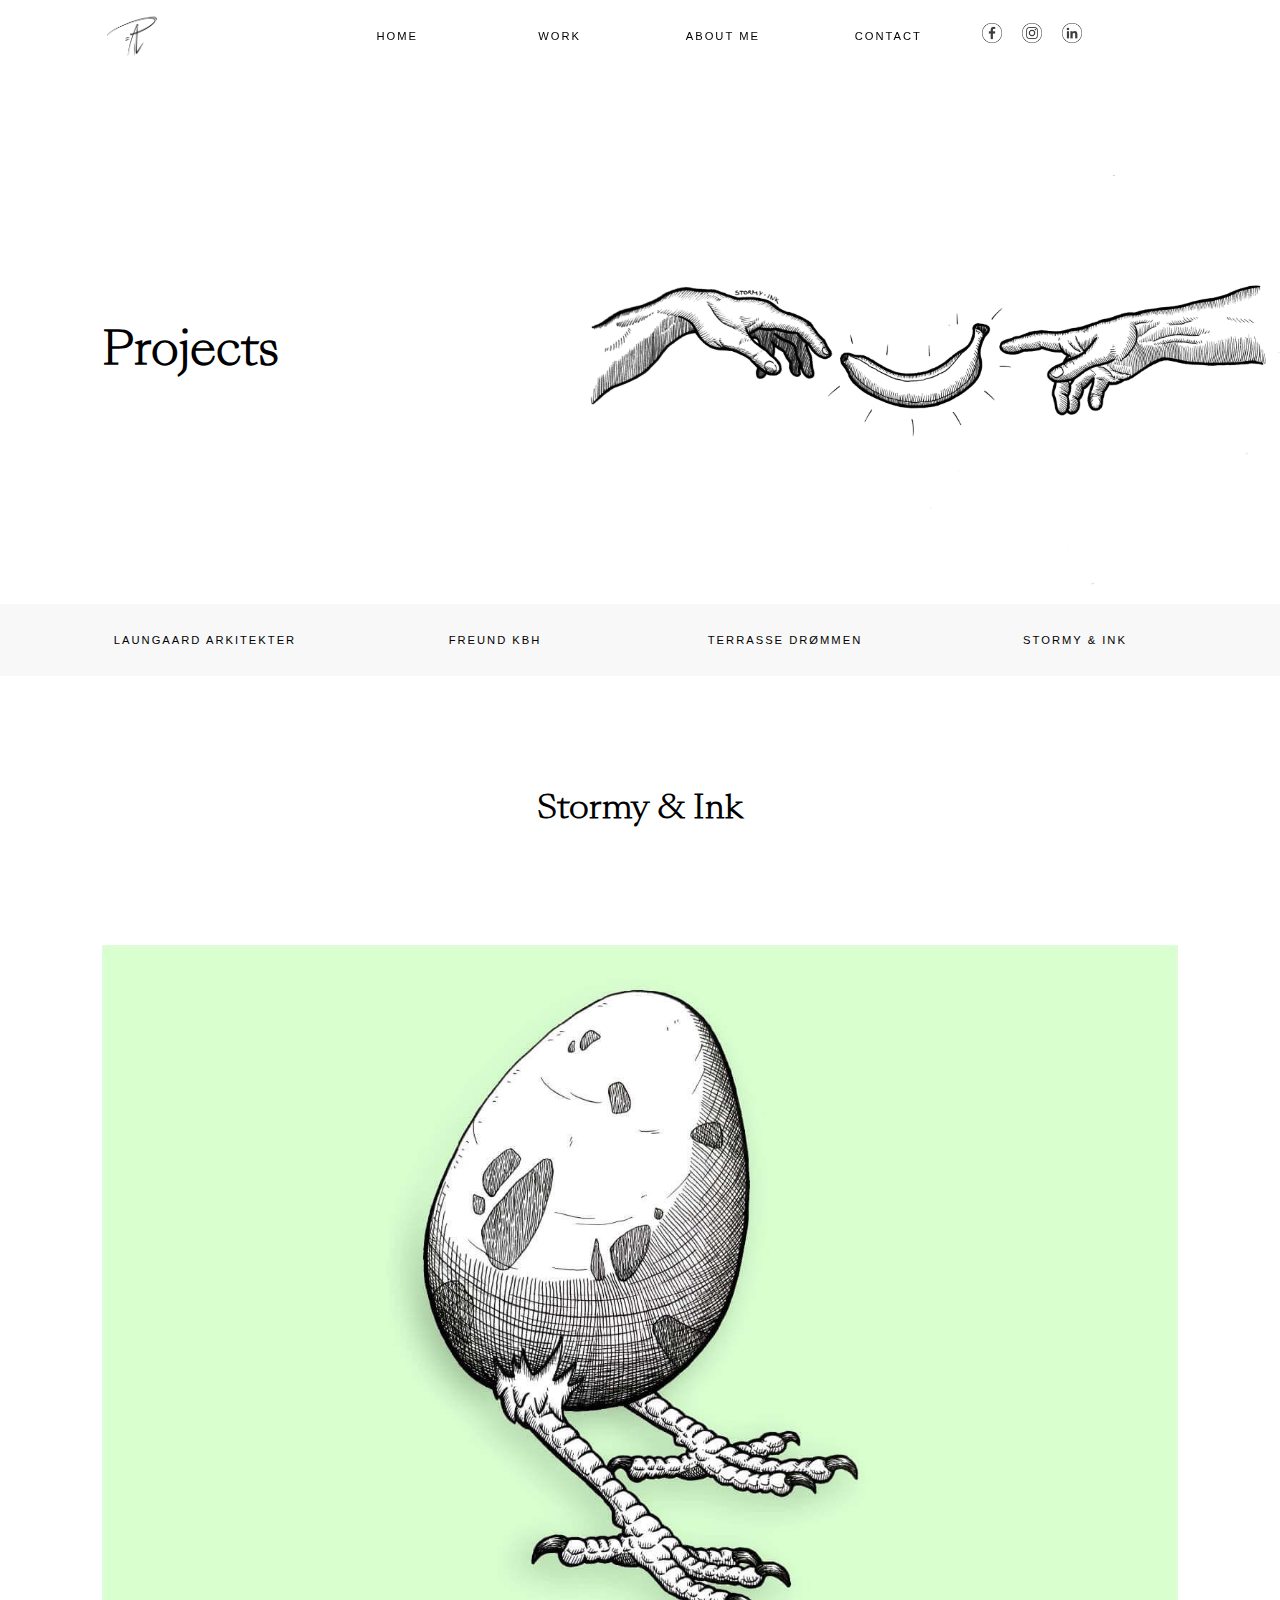
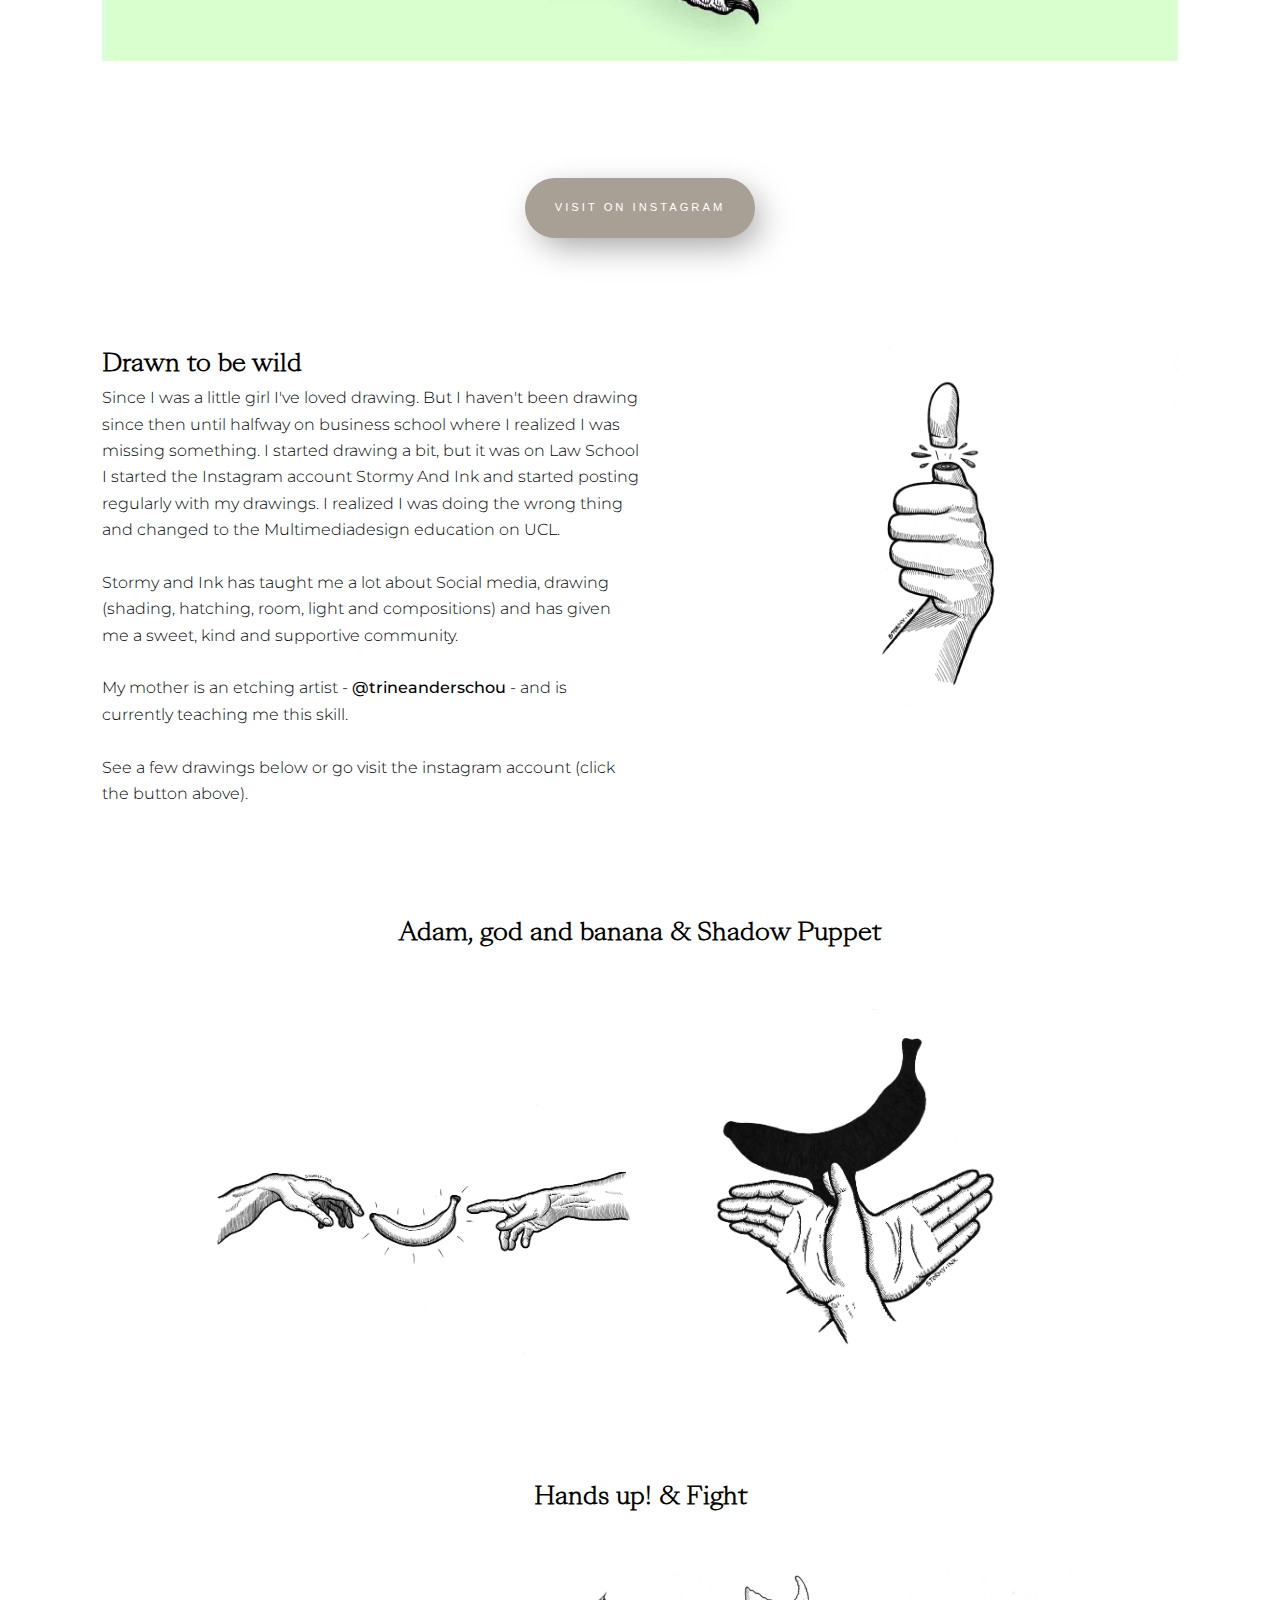
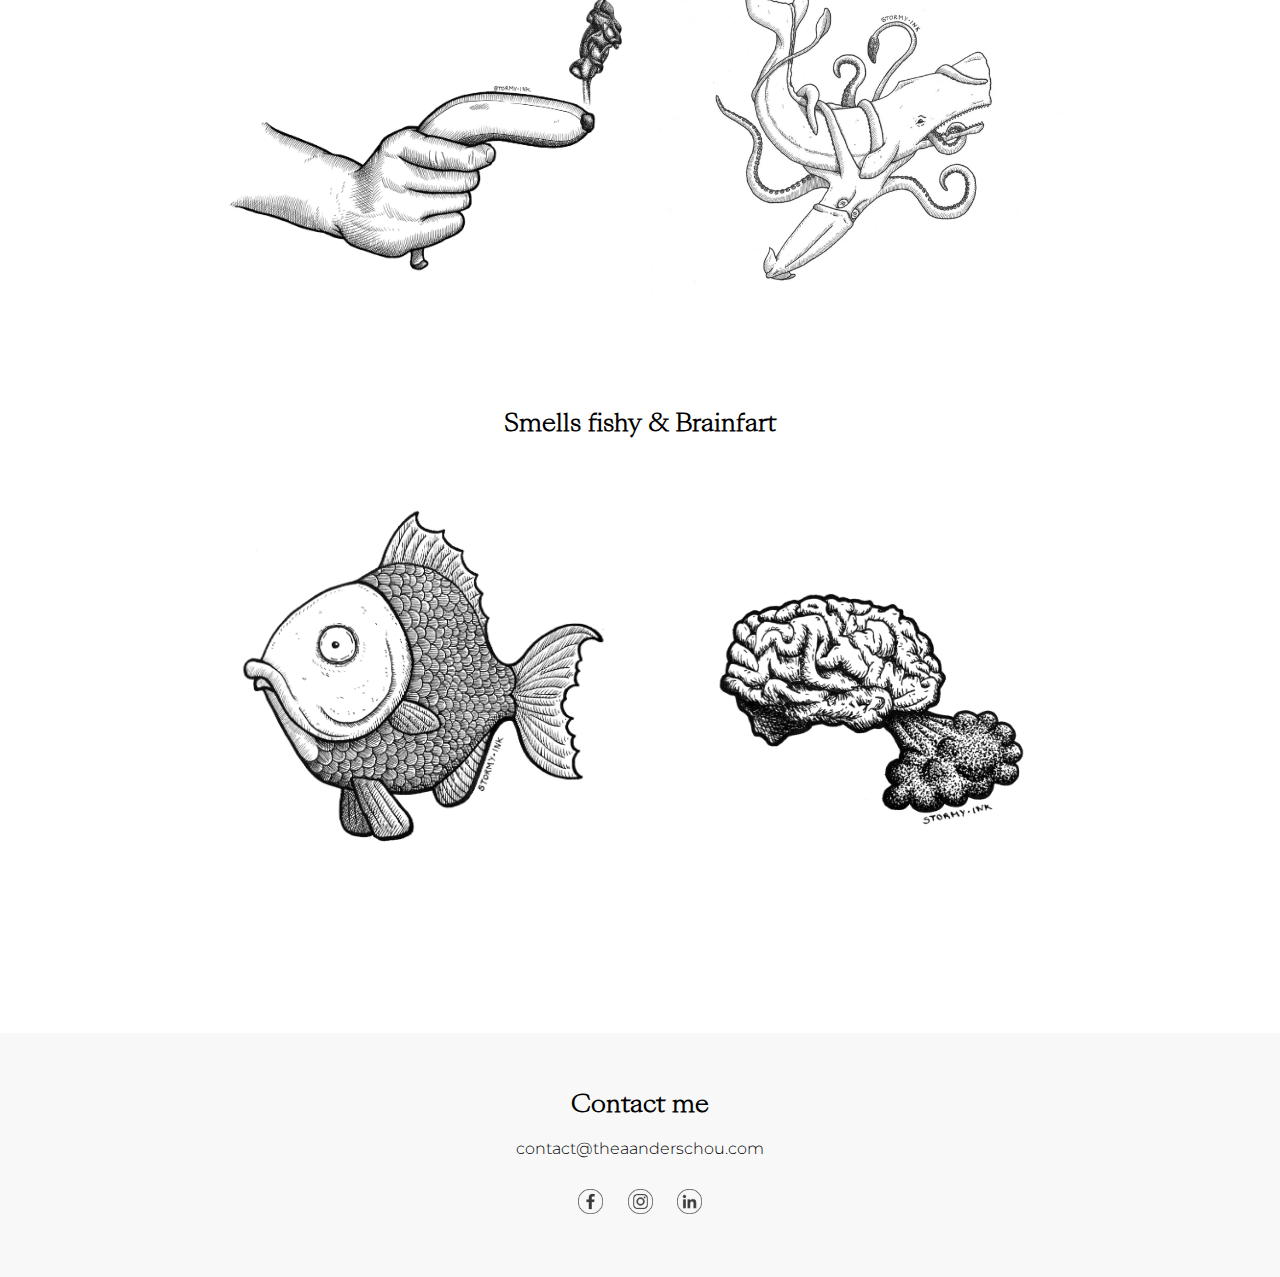
<file: stormy.html>
<!DOCTYPE html>
<html lang="en">

<head>
    
    <title>Thea Anderschou - Multimediadesigner & artist</title>

    <meta charset="utf-8">
    <meta http-equiv="X-UA-Compatible" content="IE=edge,chrome=1" />

    <link rel="stylesheet" href="css/style.css">
    <link rel="stylesheet" href="https://use.fontawesome.com/releases/v5.1.0/css/all.css" integrity="sha384-lKuwvrZot6UHsBSfcMvOkWwlCMgc0TaWr+30HWe3a4ltaBwTZhyTEggF5tJv8tbt" crossorigin="anonymous">

    <meta name="viewport" content="width=device-width, initial-scale=1.0, maximum-scale=1.0, user-scalable=0">
    
</head>

<body>

    <!-- NAV SECTION -->
    <nav>

        <ul class="nav-links">
            <li>
                <a href="index.html">Home</a>
            </li>
            <li>
                <a href="index.html#project-overview">Work</a>
            </li>
            <li>
                <a href="about.html">About Me</a>
            </li>
            <li>
                <a href="contact.html">Contact</a>
            </li>
            <li class="some-links">
                <a href="https://www.facebook.com/profile.php?id=100005033177839">
                    <img src="img/icons/fb.png" alt="Facebook">
                </a>
            </li>
            <li class="some-links">
                <a href="https://www.instagram.com/stormyandink/">
                    <img src="img/icons/ig.png" alt="Instagram">
                </a>
            </li>
            <li class="some-links">
                <a href="https://www.linkedin.com/in/thea-krogh-anderschou/">
                    <img src="img/icons/lin.png" alt="LinkedIn">
                </a>
            </li>
        </ul>

        <div class="burger">
            <div class="line1"></div>
            <div class="line2"></div>
        </div>
    </nav>

    <div class="nav-bg"></div>
    <!-- END OF NAV SECTION -->
    
    
    
    
    
    <!-- LOGO SECTION -->
    <div class="logo">
        <a href="index.html">
            <img src="./img/icons/storm.png" alt="logo">
        </a>
    </div>
    <!-- END OF LOGO SECTION -->




    <!-- HERO SECTION -->
    <section id="sub-hero">

        <div class="sub-hero-textbox">
            <div class="sub-hero-text">
                <h1>
                    Projects
                </h1>

            </div>
        </div>

        <div class="work-hero-pic"></div>

    </section>
    <!-- HERO SECTION -->


<!-- PROJECT NAV SECTION -->
<div class="proj-nav1">
        <ul class="proj-navlinks">
            <li>
                <a href="laark.html">Laungaard Arkitekter</a>
            </li>
            <li>
                <a href="freund.html">FREUND KBH</a>
            </li>
            <li>
                <a href="td.html">Terrasse Drømmen</a>
            </li>
            <li>
                <a href="stormy.html">Stormy & Ink</a>
            </li>
        </ul>
</div>

<div class="proj-nav2">
    <ul class="proj-navlinks">
        <li>
            <a href="laark.html">Laungaard Arkitekter</a>
        </li>
        <li>
            <a href="freund.html">FREUND KBH</a>
        </li>
    </ul>
</div>

<div class="proj-nav2">
    <ul class="proj-navlinks">
            <li>
                <a href="td.html">Terrasse Drømmen</a>
            </li>
            <li>
                <a href="stormy.html">Stormy & Ink</a>
            </li>
    </ul>
</div>
<!-- PROJECT NAV SECTION -->






<!-- FREUND KBH -->
<section id="projects">

    <div class="project-header">
        <h1>Stormy & Ink</h1>
    </div>

    <div class="project-hero">
        <img src="./img/mockups/eggnog.jpg" alt="">
    </div>

    <div class="project-btn">
        <a href="https://www.instagram.com/stormyandink/">Visit on Instagram</a>
    </div>

    <div class="projects stormy">
        <div class="project-description">
            <h2>Drawn to be wild</h2>
            <p>
                Since I was a little girl I've loved drawing. But I haven't 
                been drawing since then until halfway on business school where 
                I realized I was missing something. I started drawing a bit, 
                but it was on Law School I started the Instagram account Stormy And Ink
                and started posting regularly with my drawings. I realized I was doing 
                the wrong thing and changed to the Multimediadesign education on UCL.
                <br><br>
                Stormy and Ink has taught me a lot about Social media, drawing (shading, hatching,
                room, light and compositions) and has given me a sweet, kind and supportive community. 
                <br><br>
                My mother is an etching artist - <a class="p-link" href="https://www.instagram.com/trineanderschou/">@trineanderschou</a> - and is currently teaching me this skill.
                <br><br>
                See a few drawings below or go visit the instagram account (click the button above).
            </p>
        </div>

        <div class="project-pic">
            <img src="./img/drawings/like.jpg" alt="Like">
        </div>
    </div>

    <div class="project-showcase">
        <h2>Adam, god and banana & Shadow Puppet</h2>
        <img class="td-card" src="./img/drawings/god.jpg" alt="Adam, god and banana">
        <img class="td-card" src="./img/drawings/shadow.jpg" alt="Shadow puppet">
    </div>

    <div class="project-showcase">
        <h2>Hands up! & Fight</h2>
        <img class="td-card" src="./img/drawings/gun.jpg" alt="Hands up!">
        <img class="td-card" src="./img/drawings/fight.jpg" alt="Fight">
    </div>

    <div class="project-showcase">
        <h2>Smells fishy & Brainfart</h2>
        <img class="td-card" src="./img/drawings/fish.jpg" alt="Smells fishy">
        <img class="td-card" src="./img/drawings/brainfart.jpg" alt="Brainfart">
    </div>
</section>
<!-- FREUND KBH -->






    <!-- FOOTER SECTION -->
    <footer class="footer-grey">

        <div class="footer-text">

            <h2>
                Contact me
            </h1>

            <p>
                <a href="contact.html">
                    contact@theaanderschou.com
                </a>
            </p>
        </div>



        <div class="footer-some">

                    <a class="footer-some-links" href="https://www.facebook.com/profile.php?id=100005033177839">
                        <img src="img/icons/fb.png" alt="Facebook">
                    </a>

                    <a class="footer-some-links" href="https://www.instagram.com/stormyandink/">
                        <img src="img/icons/ig.png" alt="Instagram">
                    </a>

                    <a class="footer-some-links" href="https://www.linkedin.com/in/thea-krogh-anderschou/">
                        <img src="img/icons/lin.png" alt="LinkedIn">
                    </a>

        </div>

    </footer>
    <!-- FOOTER SECTION -->




    <script src="js/script.js"></script>
</body>
</html>
</file>
<file: css/style.css>
@import url('https://fonts.googleapis.com/css2?family=Montserrat:wght@200;300;400;500&display=swap'); 

@font-face {
  font-family: sangbleu;
  src: url(../fonts/SangBleuKingdom-Air.otf);
}

@font-face {
  font-family: sangbleulight;
  src: url(../fonts/SangBleuKingdom-Light.otf);
}

@font-face {
  font-family: sangbleuregular;
  src: url(../fonts/SangBleuKingdom-Regular.otf);
}

/* FUNDAMENTALS */
* {
    padding: 0;
    margin: 0;
    box-sizing: border-box;
}

html {
    font-family: 'Roboto', sans-serif;
    height: 100%;
    overflow-x: hidden;
}

body {
    background: #fff;
    scroll-behavior: smooth;
    line-height: 1.65;
    overflow-x: hidden;
}

a {
    text-decoration: none;
    color: black;
    cursor: pointer;
    font-size: clamp(.7rem, .8vw, 1rem); 
}

h1 {
  font-family: sangbleulight;
  font-size: clamp(1.5rem, 2.5vw, 2rem); 
}

h2 {
  font-family: sangbleulight;
  font-size: clamp(1.5rem, 1.5vw, 2.5rem); 
}

h3 {
  font-family: 'Montserrat', sans-serif;
  font-weight: 600;
  font-size: clamp(1rem, 1.0vw, 1.7rem); 
}

p {
  font-family: 'Montserrat', sans-serif;
  font-weight: 300;
  font-size: clamp(1rem, 1.2vw, 1.5rem); 
}



/* NAV SECTION */
nav {
  display: flex;
  justify-content: space-around;
  align-items: center;
  width: 70%;
  height: 8vh;
  margin: 0;
  z-index: 10;
  position: fixed;
  left: 20%;
  font-size: 8px;
}

.nav-bg {
  width: 100%;
  height: 8vh;
  margin: 0;
  z-index: 9;
  position: fixed;
  background-color: #fff;
}

.nav-links {
  width: 100%;
  height: 8vh;
  display: table;
  overflow-x: hidden;
  text-align: center;
  position: absolute;
  margin: 0 auto;
  padding: 0 60px;
}

.nav-links li {
  display: table-cell;
  vertical-align: middle;
  text-align: center;
  text-transform: uppercase;
  letter-spacing: 2px;
  width: 24%;
  z-index: 0;
  padding: 0 10px;
}

.nav-links li a {
  width: 100%;
  height: 100%;
  overflow-x: hidden;
}

.nav-links li:hover {
  font-weight: 600;
}

.some-links img {
  width: 20px;
}

.some-links:hover img {
  opacity: 0.4;
}

.burger {
  display: none;
  cursor: pointer;
}

.burger div {
  width: 20px;
  height: 1px;
  background-color: #000000;
  margin: 8px;
  transition: all 0.3s ease;
}

@media only screen and (max-width: 1100px) {
  body {
      overflow-x: hidden;
  }

  nav {
      width: 100%;
      left: 0%;
      justify-content: flex-end;
    }

  .nav-links {
      position: absolute;
      height: 92vh;
      top: 8vh;
      display: flex;
      flex-direction: column;
      align-items: center;
      width: 100%;
      transform: translateX(100%);
      transition: 0.5s ease-in-out;
      font-size: 8px;
      overflow-x: hidden;
  }

  .nav-links li {
      opacity: 0;
      width: 100%;
      transition: 0.2s;
      display: table;
      height: 6vh;
      overflow-x: hidden;
      position: relative;
      top: 20%;
  }

  .nav-links a {
      color: black;
      width: 80%;
      display: none;
  }

  .some-links {
      left: 0px;
      margin-top: 10px;
  }

  .burger {
      display: table-cell;
      vertical-align: middle;
      text-align: center;
      margin-right: 8%;
  }

  .nav-active {
    transform: translateX(0%);
      background-color: #fff;
      z-index: 3;
  }

  .nav-active a {
      display: block;
      width: 100%;
      height: 100%;
      display: table-cell;
      vertical-align: middle;
      text-align: center;
  }

  .nav-links li:hover a {
      font-weight: 600;
  }

  @keyframes navLinkFade {
      from {
          opacity: 0;
          transform: translateX(50px);
      }

      to {
          opacity: 1;
          transform: translateX(0px);
      }
  }

  .toggle .line1 {
      transform: rotate(-45deg) translate(-2px, 4.5px);
  }

  .toggle .line2 {
      transform: rotate(45deg) translate(-2px, -4.5px);
  }
}

@media only screen and (max-width: 1000px) {
  .burger {
    margin-right: 12%;
}
}

@media only screen and (max-width: 500px) {
  .nav-active {
      width: 100%;
  }
}
/* END OF NAV SECTION */


/* LOGO SECTION */
.logo {
  position: fixed;
  height: 8vh;
  padding: 8px 5px;
  margin-left: 8%;
  z-index: 10;
}

.logo img {
  width: 50px;
  position: relative;
  top: 50%;
  transform: translateY(-50%);
}  

@media only screen and (max-width: 1000px) {
  .logo {
    margin-left: 12%;
  }
}
/* END OF LOGO SECTION */





/* HERO SECTION */
#hero {
  height: 100vh;
  width: 100%;
}

.hero-pic {
  background-image: url(/img/pics/bw-closedeyes.png);
  background-size: 75%;
  background-repeat: no-repeat;
  background-position: left bottom;
  position: absolute;
  height: 100vh;
  width: 60%;
  display: flex;
  float: left;
  transition: .25s ease-in;
  bottom: 0;
}

.hero-pic:hover {
  background-image: url(/img/pics/bw-openeyes.png);
  background-size: 75%;
  background-repeat: no-repeat;
  background-position: left bottom;
  position: absolute;
  height: 100vh;
  width: 60%;
  display: flex;
  float: left;
  transition: .25s ease-in;
  bottom: 0;
}
  

.hero-textbox {
  min-height: 100vh;
  width: 50%;
  display: flex;
  float: right;
  align-items: center;
  position: absolute;
  right: 0;
}

.hero-text {
  width: 100%;
  text-align: left;
  margin-bottom: 100px;
}

.hero-textbox h1 {
  font-family: sangbleulight;
  font-size: clamp(1.5rem, 5.5vw, 3.5rem); 
}

.hero-textbox p {
  font-family: 'Montserrat', sans-serif;
  font-weight: 200;
  font-size: clamp(1.5rem, 2.8vw, 2.5rem); 
}

@media only screen and (max-width: 950px) {
  .hero-pic {
    background-image: url(/img/pics/bw-closedeyes.png);
    background-size: 60%;
    background-repeat: no-repeat;
    background-position: center bottom;
    position: absolute;
    height: 100vh;
    width: 100%;
    display: flex;
    float: none;
    transition: .25s ease-in;
  }

  .hero-pic:hover {
    background-image: url(/img/pics/bw-openeyes.png);
    background-size: 60%;
    background-repeat: no-repeat;
    background-position: center bottom;
    position: absolute;
    height: 100vh;
    width: 100%;
    display: flex;
    float: none;
    transition: .25s ease-in;
  }

  .hero-textbox {
    min-height: 60vh;
    width: 100%;
    display: flex;
    float: none;
    align-items: center;
  }

  .hero-text {
    text-align: center;
  }
}

@media only screen and (max-width: 750px) {
  .hero-text {
    margin-bottom: -100px;
  }
  
}

@media only screen and (max-width: 400px) {
  .hero-pic, .hero-pic:hover {
    top: 0vh;
  }
  
}

/* HERO SECTION */






/* QUICK ABOUT SECTION */
#quick-about {
  height: auto;
  display: flex;
  background-color: rgb(248, 248, 248);
}

.quick-about {
  display: flex;
  width: 100%;
  height: auto;
}

.quick-about-text {
  height: auto;
  width: 60%;
  margin: 0 auto;
  padding: 12vh 8% 12vh 8%;
  float: left;
}

.quick-about-btns {
  height: auto;
  width: 40%;
  margin: auto auto;
  float: left;
}

.quick-about-btn {
  background-color: #a8a094;
}

.download-btn {
  background-color: #c3b7a4;
}

.quick-about-btn:hover, .download-btn:hover {
  background-color: #D0C6B8;
}

.quick-about-btn, .download-btn {
  width: 280px;
  height: 60px;
  text-align: center;
  margin: 2.5vh auto 0vh auto;
  border-radius: 45px;
  box-shadow: 8px 11px 35px -5px rgba(0,0,0,0.4);
  -webkit-box-shadow: 8px 11px 35px -5px rgba(0,0,0,0.4);
  -moz-box-shadow: 8px 11px 35px -5px rgba(0,0,0,0.4);  
}

.quick-about-btn a, .download-btn a {
  width: 100%;
  height: 100%;
  text-transform: uppercase;
  color: #fff;
  letter-spacing: 3px;
  position: relative;
  top: 25%;
}

@media only screen and (max-width: 1300px) {
  .quick-about {
    display: block;
  }

  .quick-about-text, .quick-about-btns {
    display: block;
    width: 100%;
  }

  .quick-about-text {
    padding: 12vh 8% 0vh 8%;
  }

  .quick-about-btns {
    padding-bottom: 12vh;
  }

}
/* QUICK ABOUT SECTION 






/* PROJECT OVERVIEW */
#project-overview {
  width: auto;
  height: auto;
}

.project-overview0 h1 {
  text-align: center;
}

.project-overview0 {
  width: auto;
  height: auto;
  margin: 100px 8% 0 8%;
}

.project-overview1, .project-overview2 {
  width: auto;
  height: auto;
  margin: 0 8% 0 8%;
}

.project-overview2 {
  width: auto;
  height: auto;
  margin: 0 8% 100px 8%;
}

.proj-pics {
  width: 100%;
  height: auto;
  object-fit: cover;
}

.laark-overview {
  width: 100%;
  display: flex;
  margin: 100px 0;
}

.laark-ov-pic {
  width: 50%;
  height: auto;
  float: right;
  border: .1px solid rgb(184, 184, 184);
}

.laark-ov-text {
  width: 50%;
  height: auto;
  float: right;
  margin: auto;
  padding: 0 8%;
}

.freund-overview {
  width: 100%;
  display: flex;
  margin: 50px 0 100px 0;
}

.freund-ov-pic {
  width: 50%;
  height: auto;
  float: left;
}

.freund-ov-text {
  width: 50%;
  height: auto;
  float: right;
  margin: auto;
  padding: 0 8%;
}

.td-overview {
  width: 100%;
  display: flex;
  margin: 100px 0;
}

.td-ov-pic {
  width: 50%;
  height: auto;
  float: right;
}

.td-ov-text {
  width: 50%;
  height: auto;
  float: right;
  margin: auto;
  padding: 0 8%;
}

.stormy-overview {
  width: 100%;
  display: flex;
  margin: 100px 0;
}

.stormy-ov-pic {
  width: 50%;
  height: auto;
  float: left;
}

.stormy-ov-text {
  width: 50%;
  height: auto;
  float: right;
  margin: auto;
  padding: 0 8%;
}

.proj-h2 {
  font-weight: 300;
}

.proj-p {
  font-weight: 300;
}

.laark-ov-pic:hover, .freund-ov-pic:hover, .td-ov-pic:hover, .stormy-ov-pic:hover {
  opacity: 0.6;
}

.proj-h2:hover {
  color: rgb(150, 150, 150);
}

.more {
  text-align: center;
  padding-bottom: 12vh;
}

@media only screen and (max-width: 1300px) {
  .freund-ov-text, .freund-ov-pic, .td-ov-text, .td-ov-pic, .stormy-ov-pic, .stormy-ov-text {
    width: 50%;
  }
}

@media only screen and (max-width: 900px) {
  .laark-overview, .freund-overview, .td-overview, .stormy-overview {
    display: block;
  }

  .laark-ov-pic, .td-ov-pic {
    width: 85%;
    margin: 6vh auto 18vh auto;
    text-align: center;
    float: none;
  }

  .freund-ov-pic, .stormy-ov-pic {
    width: 85%;
    margin: 6vh auto 6vh auto;
    text-align: center;
    float: none;
  }

  .laark-ov-pic img , .freund-ov-pic img, .td-ov-pic img, .stormy-ov-pic img{
    width: 100%;
  }
  
  .laark-ov-text, .td-ov-text {
    width: 100%;
    float: none;
  }

  .freund-ov-text {
    width: 100%;
    float: none;
    margin: 6vh auto 18vh auto;
  }

  .stormy-ov-text {
    width: 100%;
    float: none;
    margin: 6vh auto 12vh auto;
  }
}
/* PROJECT OVERVIEW */








/* FOOTER */
.footer-grey {
  width: 100%;
  height: auto;
  background-color: rgb(248, 248, 248);
  position: absolute;
}

.footer-white {
  width: 100%;
  height: auto;
  background-color: #fff;
  position: absolute;
}

.footer-text {
  text-align: center;
  padding: 6vh 0 3vh 0;
}

.footer-text p {
  text-align: center;
  padding: 1vh 0 0vh 0;
}

.footer-some {
  text-align: center;
  margin: 0vh 10px 6vh 10px;
}

.footer-some-links img {
  width: 25px;
  margin: 0 10px;
}

.footer-some-links:hover img {
  opacity: 0.4;
}

footer a {
  font-size: clamp(1rem, .8vw, 1.2rem); 
}

footer a:hover {
  color: #cacaca;
  font-weight: 400;
}
/* FOOTER*/






    /* SUB PAGE HERO SECTION */
    #sub-hero {
      height: 60vh;
      width: 100%;
      margin-top: 5%;
    }

    .contact-sub {
      margin-bottom: 5vh;
    }
    
    .about-hero-pic {
      background-image: url(/img/pics/glancing.png);
      background-size: 55%;
      background-repeat: no-repeat;
      background-position: right center;
      position: absolute;
      height: 60vh;
      width: 100%;
      display: flex;
      float: right;
      transition: .25s ease-in;
    }

    .work-hero-pic {
      background-image: url(/img/drawings/god.jpg);
      background-size: 55%;
      background-repeat: no-repeat;
      background-position: right center;
      position: absolute;
      height: 60vh;
      width: 100%;
      display: flex;
      float: right;
      transition: .25s ease-in;
    }

    .contact-hero-pic {
      background-image: url(/img/drawings/gun.jpg);
      background-size: 40%;
      background-repeat: no-repeat;
      background-position: left center;
      position: absolute;
      height: 60vh;
      width: 100%;
      display: flex;
      float: left;
      transition: .25s ease-in;
    }

    .sub-hero-textbox {
      height: 60vh;
      width: 100%;
      display: flex;
      float: right;
      align-items: center;
      position: absolute;
      left: 0;
      z-index: 1;
    }

    .contact-hero-textbox {
      height: 60vh;
      width: 38%;
      display: flex;
      float: right;
      align-items: right;
      position: absolute;
      right: 0;
      padding-right: 8%;
      z-index: 1;
    }

    .sub-hero-text {
      position: absolute;
      top: 50%;
      transform: translateY(-25%);
      width: 100%;
    }

    .sub-hero-textbox h1, .contact-hero {
      font-family: sangbleulight;
      font-size: clamp(1.5rem, 3.5vw, 3rem); 
      margin-left: 8%;
    }

    .force {
      color: rgb(202, 202, 202);
      font-size: clamp(.5rem, 2.5vw, 1rem);
    }

    @media only screen and (max-width: 1100px) {
      #sub-hero, .about-hero-pic, .work-hero-pic, .contact-hero-pic, .sub-hero-textbox, .contact-hero-textbox {
        height: 50vh;
      }

      #sub-hero {
        margin-top: 2%;
      }
    }

    @media only screen and (max-width: 1000px) {
      .sub-hero-textbox h1 {
        margin-left: 12%;
      }
    }

    @media only screen and (max-width: 850px) {
      #sub-hero, .about-hero-pic, .work-hero-pic, .contact-hero-pic, .sub-hero-textbox, .contact-hero-textbox {
        height: 40vh;
      }
    }

    @media only screen and (max-width: 570px) {
      #sub-hero, .about-hero-pic, .work-hero-pic, .contact-hero-pic, .sub-hero-textbox, .contact-hero-textbox {
        height: 30vh;
      }
    }

    @media only screen and (max-width: 400px) {
      #sub-hero, .about-hero-pic, .work-hero-pic, .contact-hero-pic, .sub-hero-textbox, .contact-hero-textbox {
        height: 20vh;
      }

      #sub-hero {
        margin-top: 15%;
      }

    }
    /* SUB PAGE HERO SECTION */



/* ABOUT PAGE */
    /* ABOUT SECTION */
    #about {
      height: auto;
      display: flex;
      background-color: rgb(248, 248, 248);
    }
    
    .about {
      display: flex;
      width: 100%;
      height: auto;
    }
    
    .about-text {
      height: auto;
      width: 50%;
      margin: 0 auto;
      padding: 12vh 8% 12vh 8%;
      float: left;
    }
    
    .about-facts {
      height: auto;
      width: 50%;
      margin: 0 auto;
      padding: 12vh 8% 12vh 8%;
      float: right;
    }

    @media only screen and (max-width: 1000px) {
      .about {
        display: block;
      }

      .about-text, .about-facts {
        width: 100%;
      }

      .about-text {
        padding: 6vh 12% 0vh 12%;
      }
      
      .about-facts {
        padding: 0vh 12% 6vh 12%;
      }
    }
    /* ABOUT SECTION */





    /* SKILLS SECTION */
    #skills {
      width: 100%;
      height: auto;
      display: flex;
      background-color: #fff;
    }

    .skills {
      display: block;
      width: 100%;
      text-align: center;
      padding: 12vh 8% 12vh 8%;
    }

    .skills p {
      font-size: clamp(0.8rem, 1vw, 1.5rem); 
      color: #b4b4b4;
    }

    .skill-icons {
      text-align: center;
    }

    .skill-icons img {
      width: 110px;
      margin-top: 30px;
    }

    @media only screen and (max-width: 1000px) {

    }
    /* SKILLS SECTION */




    /* CV SECTION */
    #cv {
      height: auto;
      display: flex;
      background-color: rgb(248, 248, 248);
    }

    .cv {
      width: 100%;
      height: auto;
    }
    
    .cv-header {
      text-align: center;
      padding: 12vh 8% 0vh 8%;
      font-size: clamp(1.5rem, 3.5vw, 3rem);
    }

    .education, .experience {
      height: auto;
      width: 50%;
      margin: 0 auto;
      padding: 6vh 8% 12vh 8%;
    }

    .education {
      float: left;
    }

    .experience {
      float: right;
    }
    
    .education h1, .experience h1 {
      text-align: center;
      margin-bottom: 3vh;
    }

    .cv-period {
      color: #b4b4b4;
    }

    .about-btn{
      width: 230px;
      height: 60px;
      text-align: center;
      margin: 0vh auto 6vh auto;
      border-radius: 45px;
      box-shadow: 8px 11px 35px -5px rgba(0,0,0,0.4);
      -webkit-box-shadow: 8px 11px 35px -5px rgba(0,0,0,0.4);
      -moz-box-shadow: 8px 11px 35px -5px rgba(0,0,0,0.4);  
      background-color: #a8a094;
    }
    
    .about-btn a {
      width: 100%;
      height: 100%;
      text-transform: uppercase;
      color: #fff;
      letter-spacing: 3px;
      position: relative;
      font-weight: 400;
      top: 25%;
    }
    
    .about-btn:hover {
      background-color: #D0C6B8;
    }

    .btn-area {
      background-color: rgb(248, 248, 248);
      padding: 0vh 0 6vh 0;
    }

    @media only screen and (max-width: 1000px) {
      .education, .experience {
        height: auto;
        width: 100%;
        margin: 0 auto;
        padding: 6vh 25% 6vh 25%;
      }

      .btn-area {
        padding: 4vh 0 6vh 0;
      }
    }
    /* CV SECTION */

/* ABOUT PAGE */




/* PROJECTS PAGES */

/* PROJECT NAV */
.proj-nav1 {
  display: block;
  justify-content: space-around;
  align-items: center;
  width: 100%;
  height: 8vh;
  margin: 0;
  z-index: 5;
  position: relative;
  background-color: rgb(248, 248, 248);
  font-size: 8px;
}

.proj-navlinks {
  width: 100%;
  height: 8vh;
  display: table;
  overflow-x: hidden;
  text-align: center;
  position: absolute;
  margin: 0 auto;
  padding: 0 60px;
}

.proj-navlinks li {
  display: table-cell;
  vertical-align: middle;
  text-align: center;
  text-transform: uppercase;
  letter-spacing: 2px;
  width: 24%;
  z-index: 0;
  padding: 0 10px;
}

.proj-navlinks li a {
  width: 100%;
  height: 100%;
  overflow-x: hidden;
}

.proj-navlinks li:hover {
  font-weight: 600;
}

.proj-nav2 {
  display: none;
}

@media only screen and (max-width: 1000px) {
  .proj-nav1 {
    display: none;
  }

  .proj-nav2 {
    display: unset;
    display: block;
    justify-content: space-around;
    align-items: center;
    width: 100%;
    height: 8vh;
    margin: 0;
    z-index: 6;
    position: relative;
    background-color: rgb(248, 248, 248);
    font-size: 8px;
  }
}
/* PROJECT NAV */




/* PROJECTS PAGES */
#projects {
  width: 100%;
  height: auto;
  padding: 12vh 8% 12vh 8%;
}

.project-header {
  padding-bottom: 12vh;
  text-align: center;
}

.project-hero {
  text-align: center;
}

.project-hero img {
  width: 100%;
}

.project-btn{
  width: 230px;
  height: 60px;
  text-align: center;
  margin: 12vh auto 6vh auto;
  border-radius: 45px;
  box-shadow: 8px 11px 35px -5px rgba(0,0,0,0.4);
  -webkit-box-shadow: 8px 11px 35px -5px rgba(0,0,0,0.4);
  -moz-box-shadow: 8px 11px 35px -5px rgba(0,0,0,0.4);  
  background-color: #a8a094;
}

.project-btn a {
  width: 100%;
  height: 100%;
  text-transform: uppercase;
  color: #fff;
  letter-spacing: 3px;
  position: relative;
  font-weight: 400;
  top: 25%;
}

.project-btn:hover {
  background-color: #D0C6B8;
}

.projects {
  width: 100%;
  height: auto;
  display: flex;
  padding: 6vh 0 6vh 0;
}

.project-description {
  width: 50%;
  height: auto;
  float: left;
}

.project-pic {
  width: 50%;
  height: auto;
  float: right;
}

.project-pic img {
  width: 90%;
  float: right;
}

.project-showcase {
  width: 100%;
  height: auto;
  display: block;
  text-align: center;
  padding: 6vh 0 6vh 0;
}

.project-showcase h2 {
  margin-bottom: 6vh;
}

.td-card {
  width: 40%;
}

.border {
  border: .1px solid rgb(184, 184, 184);
}

.p-link {
  font-size: clamp(1rem, 1.2vw, 1.5rem); 
  font-weight: 500;
}



@media only screen and (max-width: 1200px) {
  .project-hero img {
    width: 80%;
  }

  .project-btn{
    margin: 10vh auto 4vh auto;
  }

  .projects {
    display: block;
  }

  .project-description {
    width: 80%;
    float: none;
    margin: 0 auto;
  }
  
  .project-pic {
    width: 100%;
    float: none;
    text-align: center;
    padding: 12vh 0 6vh 0;
  }

  .project-pic img {
    width: 80%;
    float: none;
  }

  .td-card {
    width: 80%;
  }

}

@media only screen and (max-width: 800px) {
  .projects {
    display: block;
    height: 100vh;
  }

  .project-showcase {
    margin-top: 12vh;
  }

  .td-logo {
    width: 70%;
  }


}

@media only screen and (max-width: 400px) {
.projects {
  display: block;
  height: 125vh;
}

.stormy {
  height: 155vh;
}

.project-showcase {
  margin-top: 4vh;
}


}
/* PROJECT PAGES */







/* CONTACT FORM */
#contact {
  height: 130vh;
  width: 100%;
  padding: 12vh 8% 12vh 8%;
  position: relative;
  box-sizing: border-box;
  background-color: rgb(248, 248, 248);
}

.header h1 {
  display: block;
  width: fit-content;
  position: relative;
}

.header {
  margin-bottom: 20px;
}

form {
  width: 100%;
  position: absolute;
  left: 50%;
  top: 50%;
  transform: translate(-50%, -50%);
  box-sizing: border-box;
  padding: 0 50px;
}

.header p {
  margin-bottom: 5vh;
}

.half-col1, .half-col2 {
  width: 50%;
  height: 100%;
  position: relative;
  float: left;
  overflow: hidden;
}

.half-col2 img {
  height: 70%;
  position: absolute;
  left: 60%;
  top: 50%;
  transform: translate(-50%, -50%);
}

form input,
form textarea {
  border-radius: 10px;
  border: .1px solid rgb(184, 184, 184);
  box-sizing: border-box;
  width: 100%;
}

form input {
  height: 30px;
  margin-bottom: 5px;
  padding-left: 10px;
  font-size: clamp(1rem, .8vw, 1rem); 
}

form textarea {
  height: 150px;
  padding: 10px;
  font-size: clamp(1rem, .8vw, 1rem); 
}

form button {
  width: 230px;
  height: 60px;
  text-align: center;
  border-radius: 45px;
  border: 0;
  box-shadow: 8px 11px 35px -5px rgba(0,0,0,0.4);
  -webkit-box-shadow: 8px 11px 35px -5px rgba(0,0,0,0.4);
  -moz-box-shadow: 8px 11px 35px -5px rgba(0,0,0,0.4);  
  background-color: #D0C6B8;
  text-transform: uppercase;
  color: #fff;
  letter-spacing: 3px;
  font-weight: 400;
}

.form-btn {
  text-align: center;
  margin: 6vh 0;
}

button:hover {
  background-color: #a8a094;
}

@media only screen and (max-width: 1100px) {
  #contact {
    height: 250vh;
  }

  .half-col1, .half-col2 {
    width: 100%;
    height: 50%;
  }

  .half-col2 img {
    height: 100%;
    position: absolute;
    left: 50%;
    top: 50%;
    transform: translate(-50%, -50%);
    padding-top: 12vh;
  }
}

@media only screen and (max-width: 400px) {
  #contact {
    height: 210vh;
  }

  .half-col1 {
    height: 55%;
  }
}
/* CONTACT FORM */






/* CV PAGE */
embed {
  width: 100%;
  height: 100%;
  position: absolute;
  overflow: hidden;
}
/* CV PAGE */
</file>
